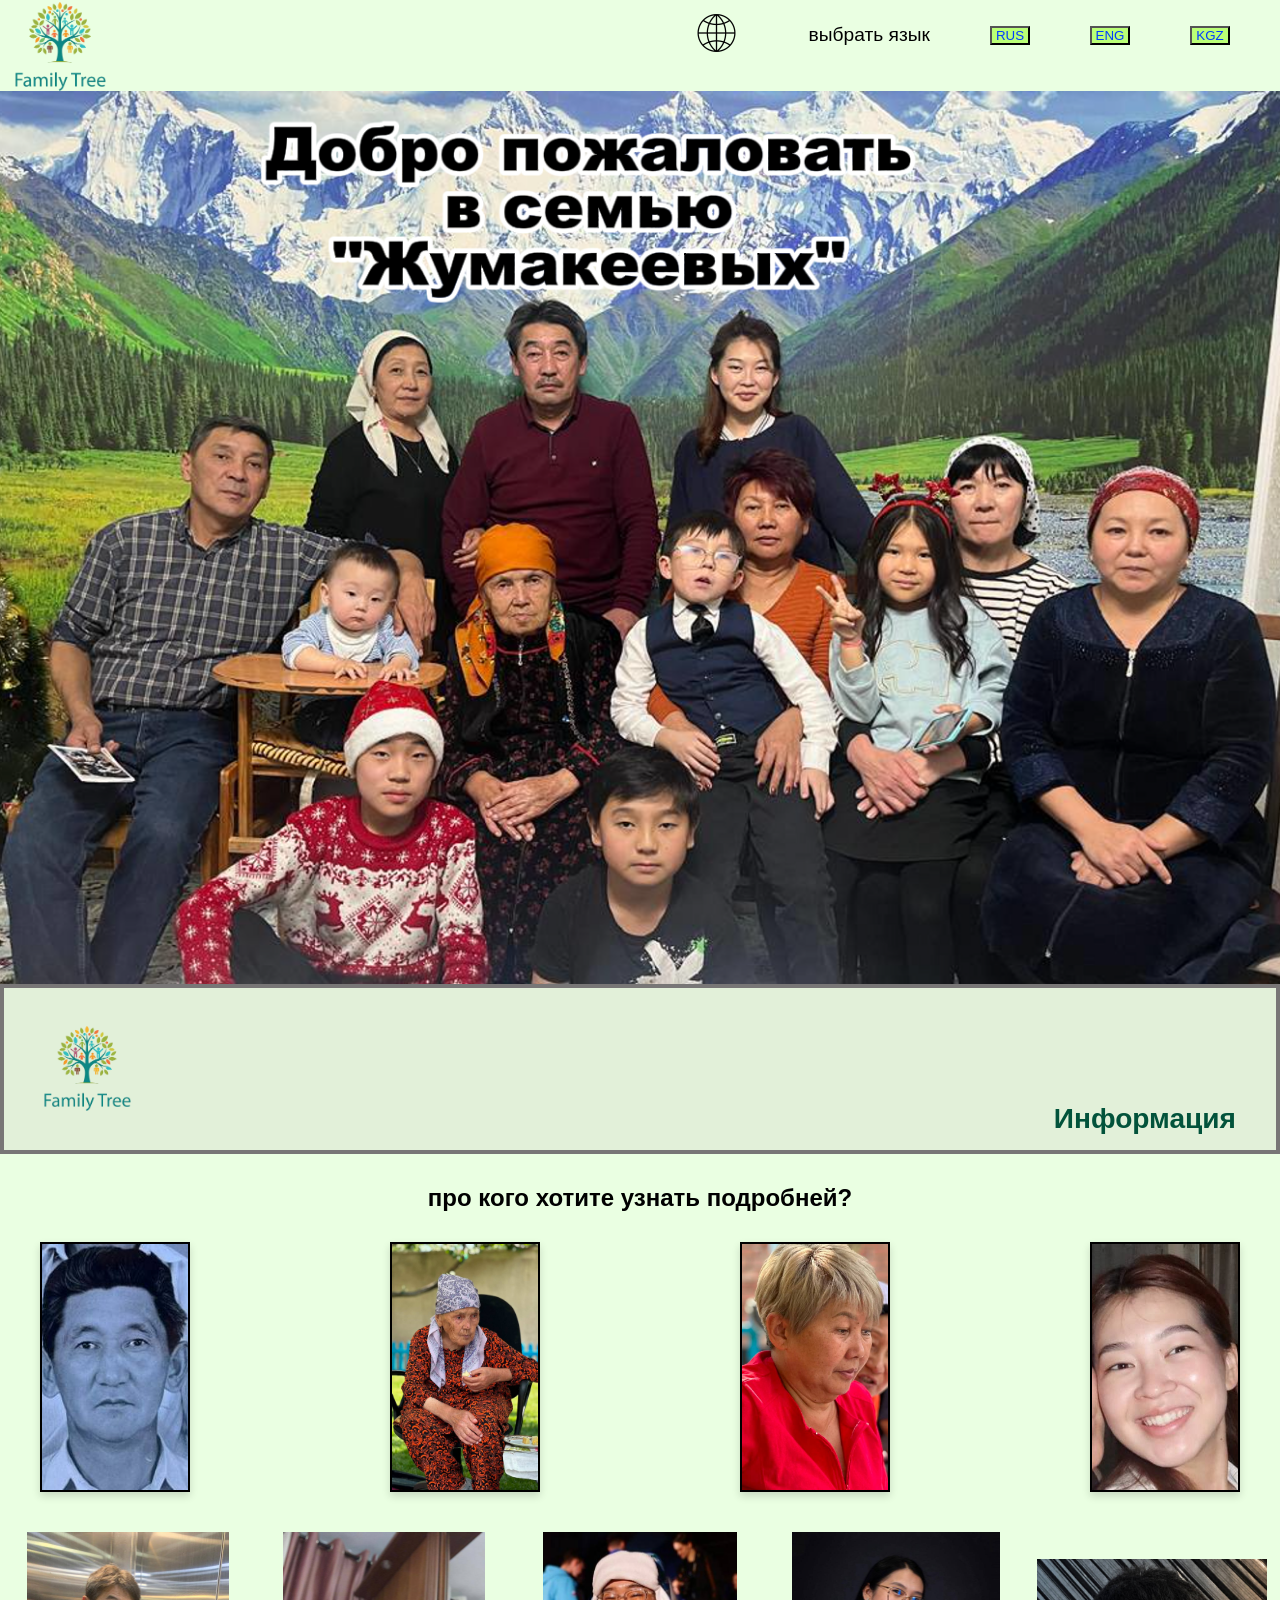
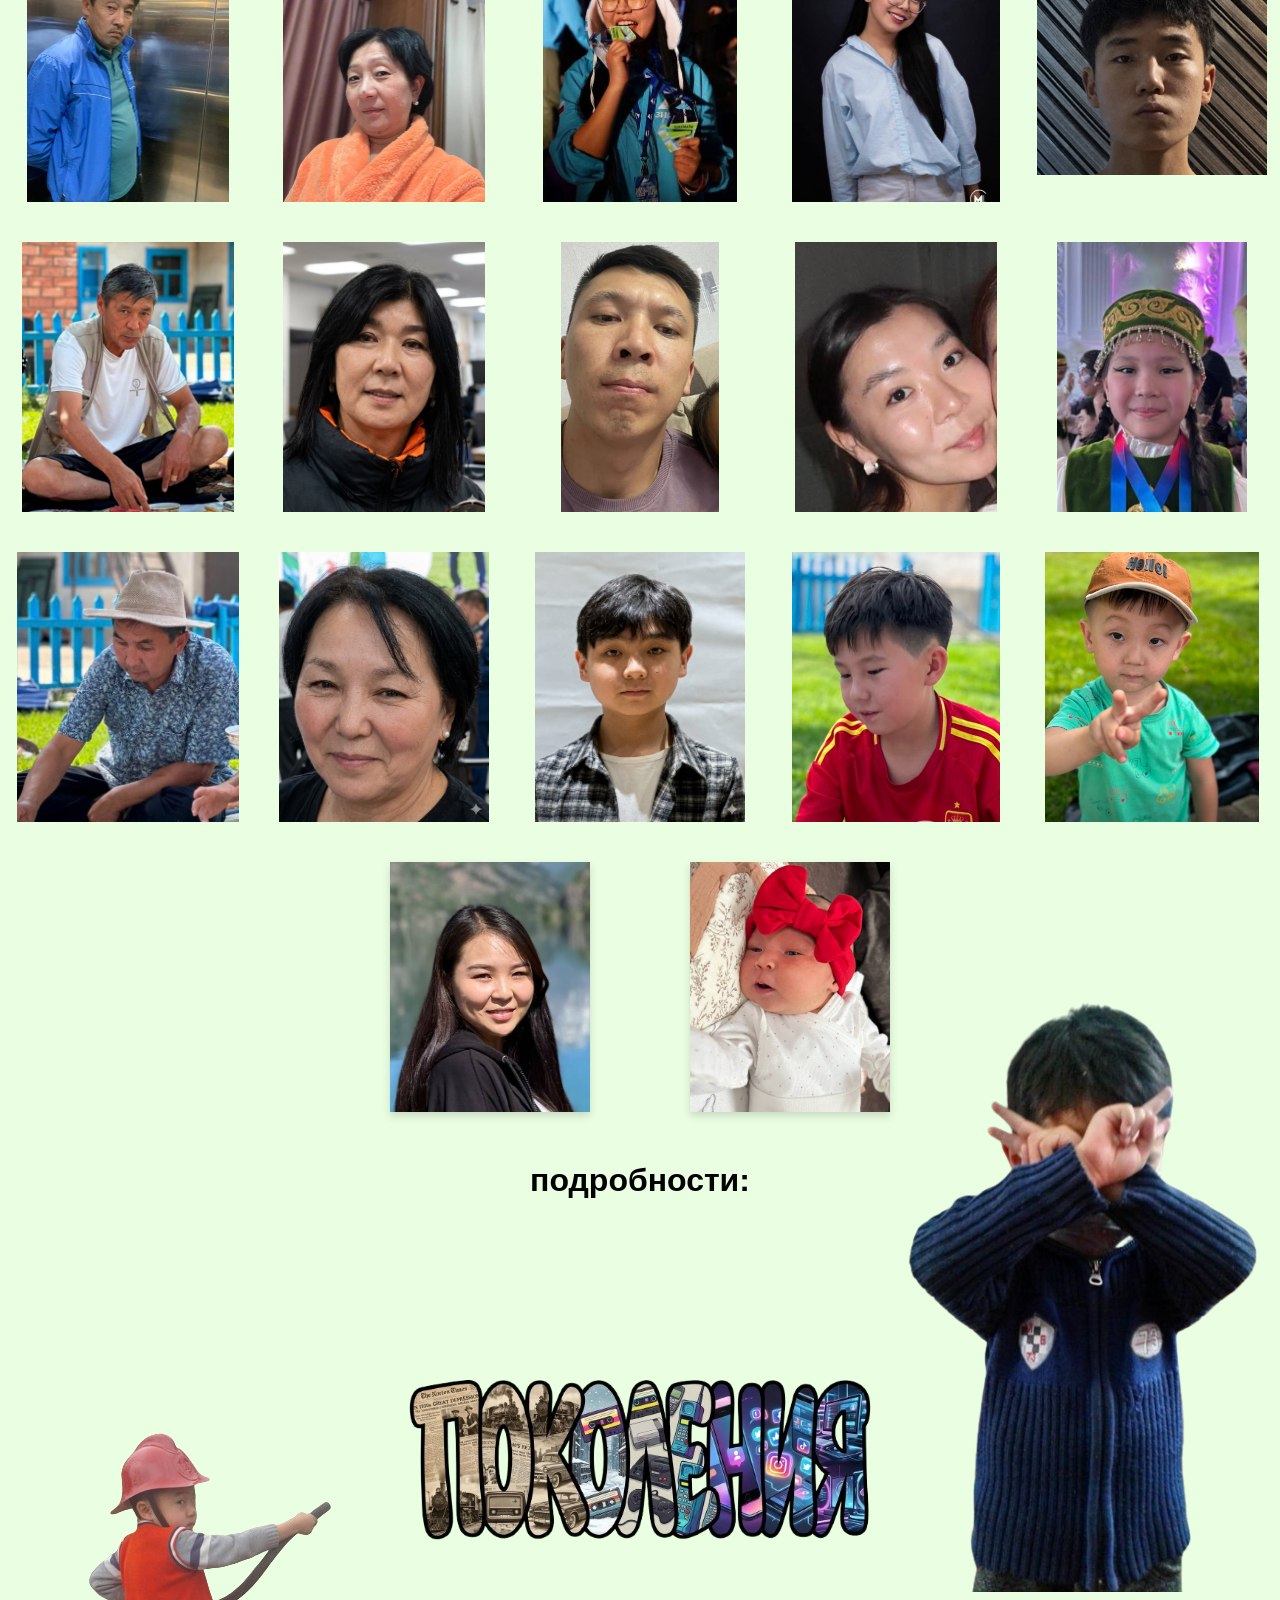
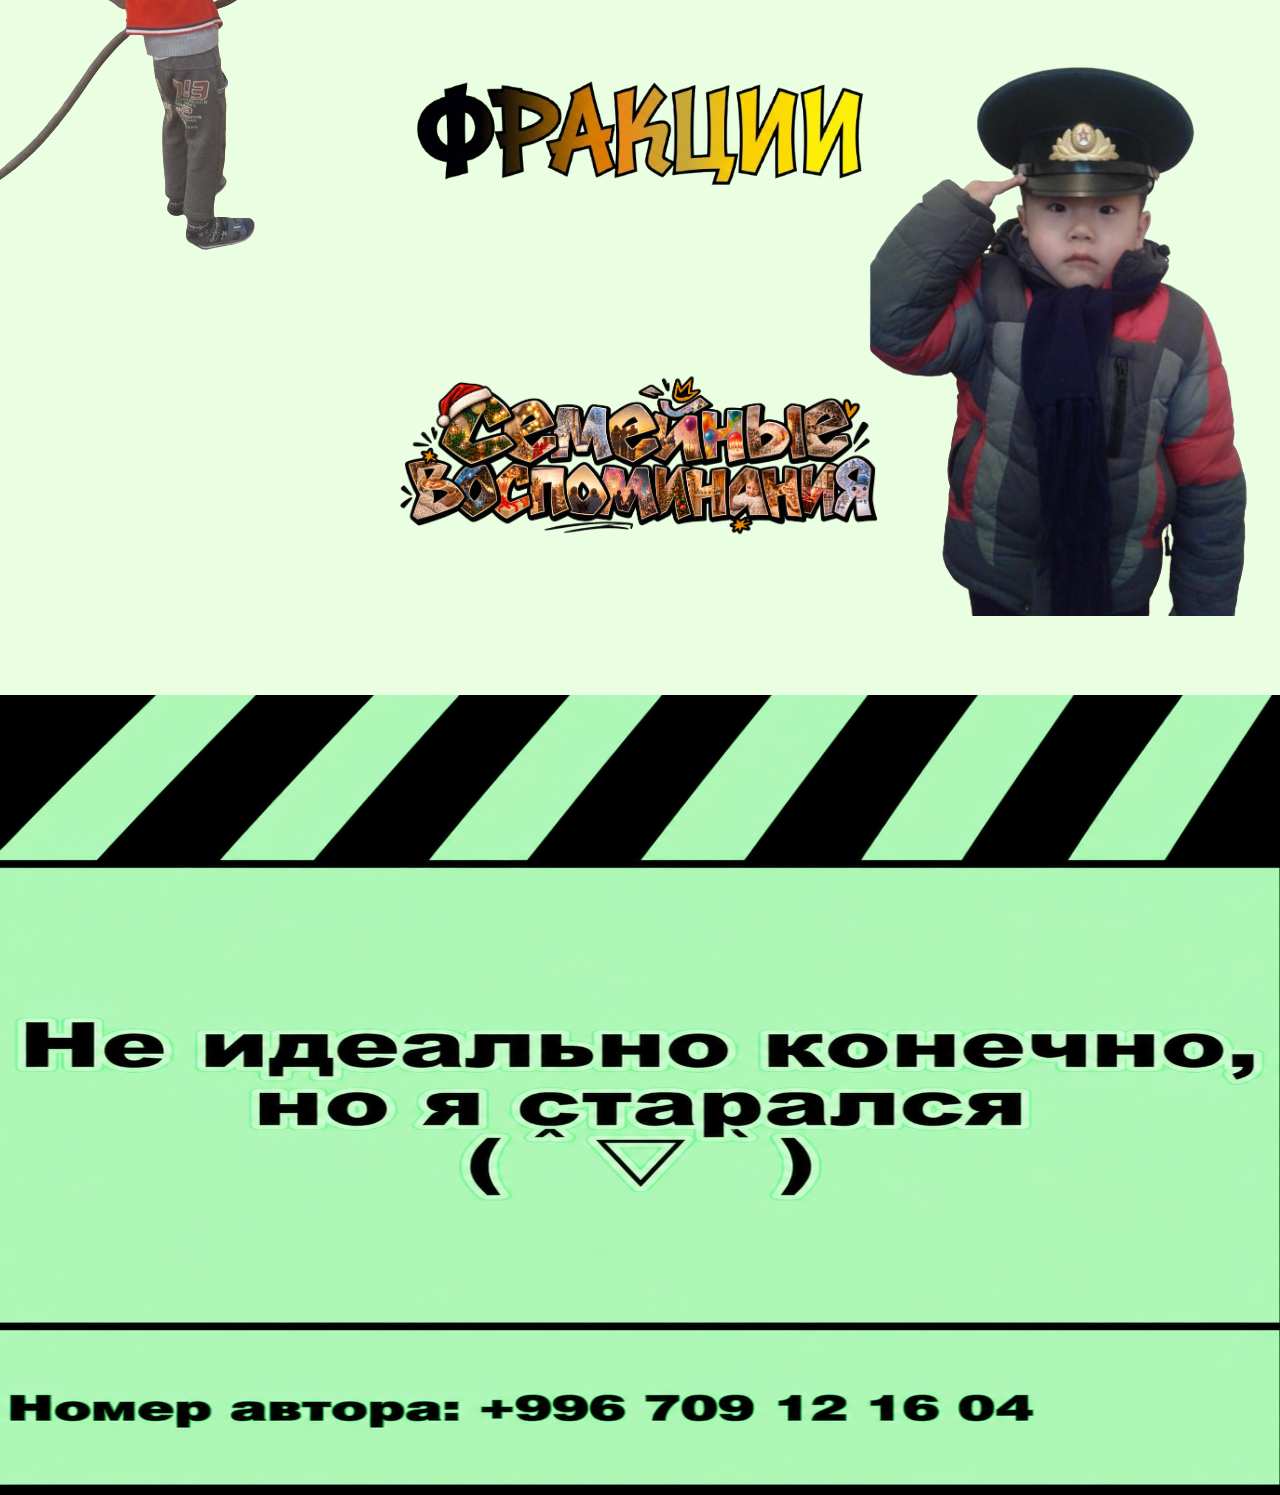
<file: index.html>
<!DOCTYPE html>
<html lang="en">
<head>
    <meta charset="UTF-8">
    <meta name="viewport" content="width=device-width, initial-scale=1.0">
    <link rel="stylesheet" href="style.css">
    <title>My family</title>
</head>
<body class="main-page">

    <main>
 <section class="sec1">
            <div class="head">
    <img class="tu" src="./img/globe-icon-vector-trendy-flat-260nw-743298043.png" alt="lang">
    <p class="t">выбрать язык</p>
    
    <!-- RUS -->
    <a href="./img/image_aaed2196.jpg" target="_blank" rel="noopener noreferrer">
        <button class="btn1">RUS</button>
    </a>
    
    <!-- ENG -->
    <a href="./img/image_aaed2196.jpg" target="_blank" rel="noopener noreferrer">
        <button class="btn2">ENG</button>
    </a>
    
    <!-- KGZ -->
    <a href="./img/image_aaed2196.jpg" target="_blank" rel="noopener noreferrer">
        <button class="btn3">KGZ</button>
    </a>
</div>

    </div>
        <div class="tc">
              <img class="tree" src="./img/family-tree-logo-here_1287994-2129-Photoroom (1).png" alt="tree">
        </div>
        <div class="fam">
            <img class="bm" src="./img/Снимок экрана 2026-07-14 155620.png" alt="family">
        </div>
        <div class="header">
                    <div class="tcr">
              <img class="tre" src="./img/family-tree-logo-here_1287994-2129-Photoroom (1).png" alt="tree">
        </div>
        <div class="ju">
          <a class="te" href="info.html"><h3>Информация</h1>
          </a>
        </div>
        </div>
    <section>
    <section>
        <div class="t1">
            <h2 class="tur">про кого хотите узнать подробней?</h2>
        </div>
        <div class="thecubes-top">
            <!-- Член семьи 1 -->
            <a class="top-member1" href="./gp.html" target="_blank" rel="noopener noreferrer">
                <img src="./img/photo_3_2026-11-01_19-02-14.jpg" alt="Член семьи 1">
            </a>
            
            <!-- Член семьи 2 -->
            <a class="top-member2" href="ba.html" target="_blank" rel="noopener noreferrer">
                <img src="./img/photo_1_2026-11-01_19-06-32.jpg" alt="Член семьи 2">
            </a>
            
            <!-- Член семьи 3 -->
            <a class="top-member3" href="./aunt.html" target="_blank" rel="noopener noreferrer">
                <img src="./img/photo_2_2026-11-01_19-06-32.jpg" alt="Член семьи 3">
            </a>
            
            <!-- Член семьи 4 -->
            <a class="top-member4" href="./sis1rowtop.html" target="_blank" rel="noopener noreferrer">
                <img src="./img/photo_3_2026-11-01_19-06-32.jpg" alt="Член семьи 4">
            </a>
        </div>
        
        <div class="thecubes">
    <!-- ПАПА -->
    <a class="papa" href="papa.html" target="_blank" rel="noopener noreferrer">
        <img src="./img/photo_5_2026-08-22_19-42-09.jpg" alt="Папа">
    </a>
    
    <!-- МАМА -->
    <a class="mama" href="mama.html" target="_blank" rel="noopener noreferrer">
        <img src="./img/photo_2_2026-08-22_19-42-09.jpg" alt="Мама">
    </a>
    
    <!-- СЕСТРА 1 -->
    <a class="sis1" href="sis1.html" target="_blank" rel="noopener noreferrer">
        <img src="./img/photo_4_2026-08-22_19-42-09.jpg" alt="Сестра 1">
    </a>
    
    <!-- СЕСТРА 2 -->
    <a class="sis2" href="sis2.html" target="_blank" rel="noopener noreferrer">
        <img src="./img/photo_3_2026-08-22_19-42-09.jpg" alt="Сестра 2">
    </a>
    
    <!-- СЫН -->
    <a class="son" href="son.html" target="_blank" rel="noopener noreferrer">
        <img src="./img/photo_1_2026-08-22_19-42-09.jpg" alt="Сын">
    </a>
</div>
    </section>


    <section>
        <!-- ВТОРАЯ СТРОКА СЕМЬИ -->
<div class="thecubes-2">
    <!-- ПАПА 2 -->
    <a class="papa2" href="papa2.html" target="_blank" rel="noopener noreferrer">
        <img src="./img/Без названия (1).jpe" alt="Папа">
    </a>
    
    <!-- МАМА 2 -->
    <a class="mama2" href="mama2.html" target="_blank" rel="noopener noreferrer">
        <img src="./img/Без названия.jpe" alt="Мама">
    </a>
    
    <!-- СЕСТРА 1 (Строка 2) -->
    <a class="sis1-2" href="sis1_row2.html" target="_blank" rel="noopener noreferrer">
        <img src="./img/photo_3_2026-10-04_23-49-22.jpg" alt="Сестра 1">
    </a>
    
    <!-- СЕСТРА 2 (Строка 2) -->
    <a class="sis2-2" href="sis2_row2.html" target="_blank" rel="noopener noreferrer">
        <img src="./img/photo_4_2026-10-04_23-49-22.jpg" alt="Сестра 2">
    </a>
    
    <!-- СЫН 2 -->
    <a class="son2" href="son2.html" target="_blank" rel="noopener noreferrer">
        <img src="./img/photo_2_2026-10-04_23-49-22.jpg" alt="Сын">
    </a>
</div>

    </section>
<div class="thecubes-3">
    <!-- ПАПА 2 -->
    <a class="papa3" href="papa3.html" target="_blank" rel="noopener noreferrer">
        <img src="./img/photo_1_2026-10-05_23-00-05.jpg" alt="Папа">
    </a>
    
    <!-- МАМА 2 -->
    <a class="mama3" href="mama3.html" target="_blank" rel="noopener noreferrer">
        <img src="./img/image_6c6f2c00.jpg" alt="Мама">
    </a>
    
    <!-- СЕСТРА 1 (Строка 2) -->
    <a class="sis1-3" href="sis1_row3.html" target="_blank" rel="noopener noreferrer">
        <img src="./img/image_e0615e5f.jpg" alt="Сестра 1">
    </a>
    
    <!-- СЕСТРА 2 (Строка 2) -->
    <a class="sis2-3" href="sis2_row3.html" target="_blank" rel="noopener noreferrer">
        <img src="./img/photo_4_2026-10-06_00-01-09.jpg" alt="Сестра 2">
    </a>
    
    <!-- СЫН 2 -->
    <a class="son3" href="son3.html" target="_blank" rel="noopener noreferrer">
        <img src="./img/photo_1_2026-10-06_00-12-45.jpg" alt="Сын">
    </a>
</div>

    <section>
       <!-- НОВАЯ СТРОКА СЕМЬИ (ИЗ 2 ЧЕЛОВЕК) -->
<div class="thecubes-two-members">
    <!-- Член семьи 1 -->
    <a class="row4-member1" href="./kyndyz.html" target="_blank" rel="noopener noreferrer">
        <img src="./img/photo_1_2026-11-01_21-39-15.jpg" alt="Член семьи 1">
    </a>
    
    <!-- Член семьи 2 -->
    <a class="row4-member2" href="./aray.html" target="_blank" rel="noopener noreferrer">
        <img src="./img/photo_2_2026-11-01_21-39-15.jpg" alt="Член семьи 2">
    </a>
</div>

    </section>
    </main>
<footer>
    <div class="huu">
        <h1>подробности:</h1>
    </div>

    <div class="gen">
        <!-- 1. ПОКОЛЕНИЯ -->
        <a href="generations.html" target="_blank" rel="noopener noreferrer">
            <img class="uop" src="./img/поколения-removebg-preview.png" alt="Поколения">
        </a>
        <div class="oog">
            <img src="./img/оог.png" alt="">
        </div>
    </div>
        <div class="team">
        <!-- 1. ПОКОЛЕНИЯф -->
        <a href="teams.html" target="_blank" rel="noopener noreferrer">
            <img class="yep" src="./img/фракции-removebg-preview.png" alt="Поколения">
        </a>
        
     <div class="oog2">
<img src="./img/оог2.png" alt="">
     </div>
     </div>
        <div class="Memoryess">
        <!-- 1. ПОКОЛЕНИЯп -->
        <a href="mm.html" target="_blank" rel="noopener noreferrer">
            <img class="yepo" src="./img/Семейные воспоминания_ праздничный коллаж.png" alt="Поколения">
        </a>
        <div class="oog3">
            <img src="./img/оог3.png" alt="">
        </div>
     
    </div>
</footer>
<footer>
    <div class="final">
        <img class="finallast" src="./img/финал.png" alt="">
    </div>
</footer>
</body>
</html>
</file>
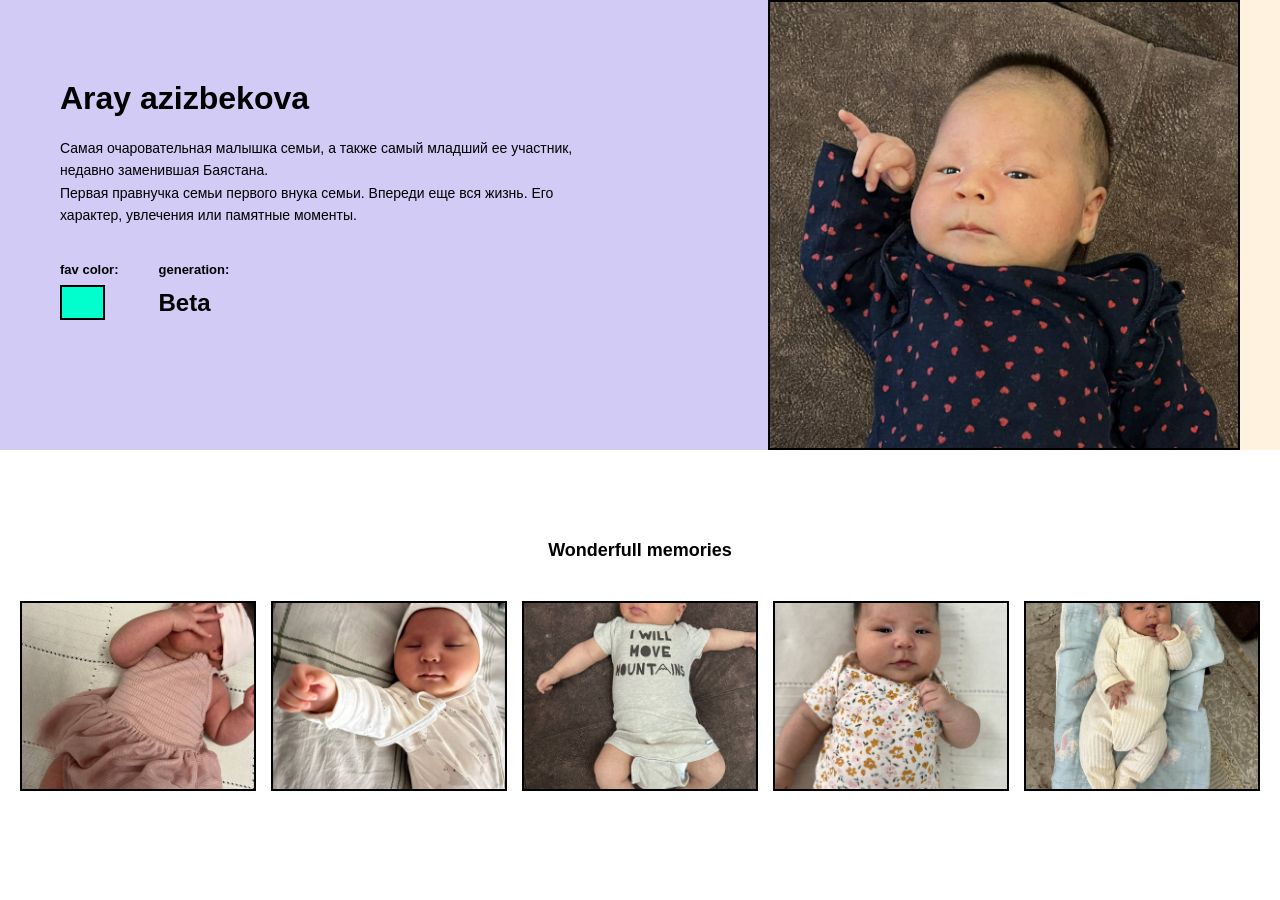
<file: aray.html>
<!DOCTYPE html>
<html lang="ru">
<head>
    
    <meta charset="UTF-8">
    <meta name="viewport" content="width=device-width, initial-scale=1.0">
    <title>Aray</title>
    <link rel="stylesheet" href="./style.css">
</head>
<body>

    <!-- ВЕРХНЯЯ ГЛАВНАЯ КАРТОЧКА -->
    <div class="s2r3-main-card r4-bg">
        
        <!-- Левая сторона с текстом (60% ширины) -->
        <div class="s2r3-text-section">
            <!-- ИМЯ -->
            <div class="s2r3-person-name">Aray azizbekova</div>
            
            <!-- ОПИСАНИЕ ИЛИ КРАТКАЯ БИОГРАФИЯ -->
            <div class="s2r3-person-bio">
               Самая очаровательная малышка семьи, а также самый младший ее участник, недавно заменившая Баястана.<br>Первая правнучка семьи первого внука семьи. Впереди еще вся жизнь.
                Его характер, увлечения или памятные моменты.
            </div>
            
            <!-- Детали профиля -->
            <div class="profile-details">
                <!-- Любимый цвет -->
                <div>
                    <div class="detail-item">fav color:</div>
                    <!-- Меняйте код цвета прямо в background-color ниже -->
                    <div class="color-box" style="background-color: #00ffcc;"></div>
                </div>
                
                <!-- Поколение -->
                <div>
                    <div class="s2r3-info-label">generation:</div>
                    <div class="s2r3-gen-text">Beta</div>
                </div>
            </div>

        </div>

        <!-- Правая сторона для фото (40% ширины) -->
        <div class="s2r3-photo-section">
            <!-- ГЛАВНОЕ ФОТО (КОНТУР В КОНТУР) -->
            <img src="./img/photo_2_2026-11-01_21-56-26.jpg" alt="Главное фото" class="s2r3-main-avatar">
        </div>

    </div>

    <!-- НИЖНЯЯ ГАЛЕРЕЯ ВОСПОМИНАНИЙ -->
    <section class="s2r3-gallery-wrapper">
        <div class="s2r3-gallery-title">Wonderfull memories</div>
        
        <div class="s2r3-gallery-row">
            <img src="./img/photo_1_2026-11-01_22-13-32.jpg" alt="Фото из прошлого 1" class="s2r3-gallery-item">
            <img src="./img/photo_2_2026-11-01_22-13-32.jpg" alt="Фото из прошлого 2" class="s2r3-gallery-item">
            <img src="./img/photo_3_2026-11-01_22-13-32.jpg" alt="Фото из прошлого 3" class="s2r3-gallery-item">
            <img src="./img/photo_4_2026-11-01_22-13-32.jpg" alt="Фото из прошлого 4" class="s2r3-gallery-item">
            <img src="./img/photo_5_2026-11-01_22-13-32.jpg" alt="Фото из прошлого 5" class="s2r3-gallery-item">
        </div>
    </section>

</body>
</html>
</file>
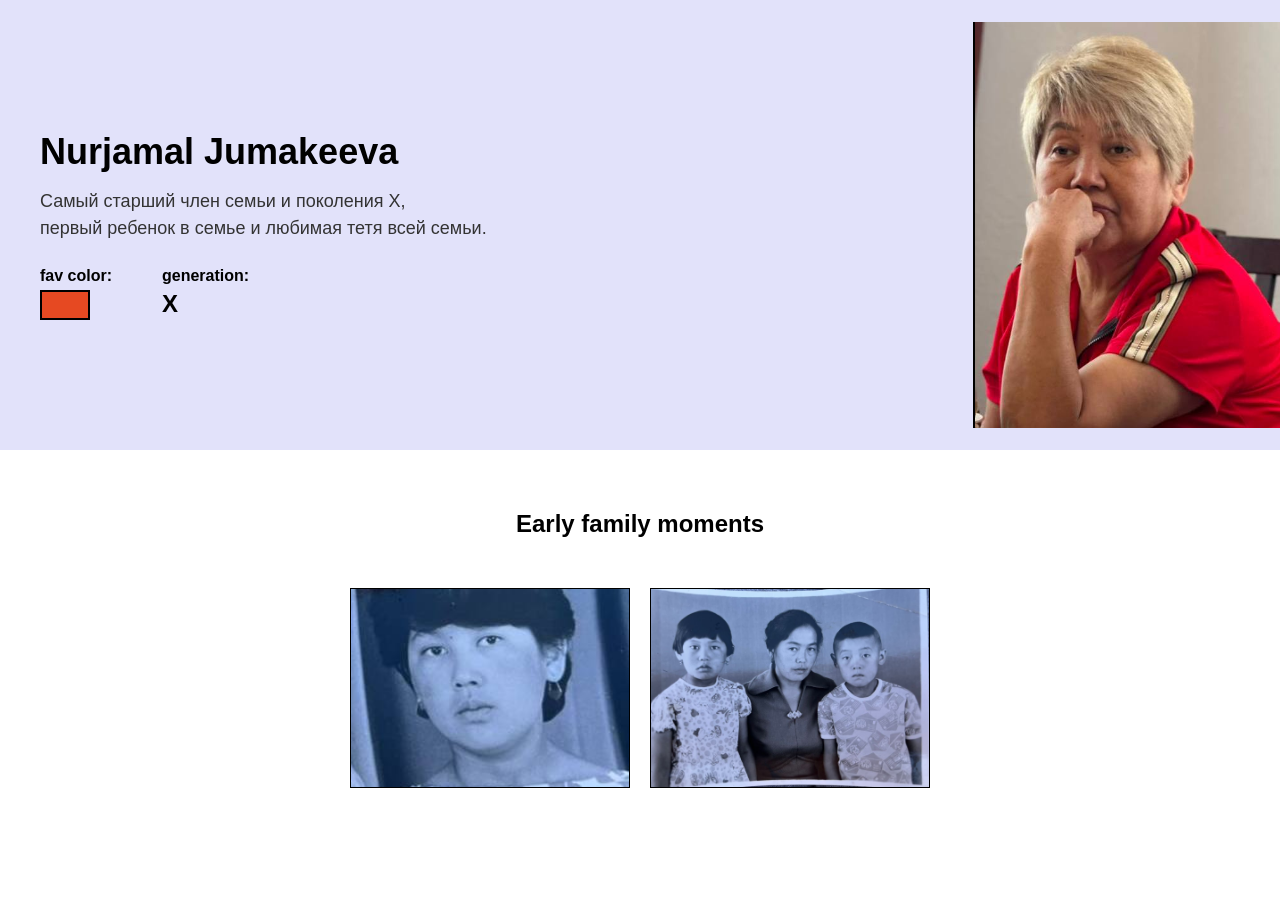
<file: aunt.html>
<!DOCTYPE html>
<html lang="ru">
<head>
    
    <meta charset="UTF-8">
    <meta name="viewport" content="width=device-width, initial-scale=1.0">
    <title>Nurjamal</title>
    <!-- Я ПОДКЛЮЧИЛ ТУТ СТИЛИ, ВСЁ БУДЕТ РАБОТАТЬ! -->
    <link rel="stylesheet" href="style.css">
</head>
<body>

    <!-- ГЛАВНЫЙ БЛОК ПРОФИЛЯ ТЁТИ -->
    <div class="fam-member3-container">
        
        <!-- Левая текстовая сторона (60% ширины) -->
        <div class="fam-member3-text-zone">
            
            <!-- Имя -->
            <div class="fam-member3-name">Nurjamal Jumakeeva</div>
            
            <!-- Описание / Биография -->
            <div class="fam-member3-bio">
               Самый старший член семьи и поколения X, <br>первый ребенок в семье и любимая тетя всей семьи.
            </div>
            
            <!-- Блок характеристик -->
            <div class="fam-member3-stats-row">
                <!-- Любимый цвет -->
                <div>
                    <div class="fam-member3-label">fav color:</div>
                    <!-- Меняй код цвета в background-color ниже -->
                    <div class="fam-member3-color-box" style="background-color: #e64922;"></div>
                </div>
                
                <!-- Поколение -->
                <div>
                    <div class="fam-member3-label">generation:</div>
                    <div class="fam-member3-gen-text">X</div>
                </div>
            </div>

        </div>

        <!-- Правая сторона для фото (40% ширины) -->
        <div class="fam-member3-photo-zone">
            <!-- Твоё главное фото кубика №3 из папки img -->
            <img src="./img/photo_2026-11-01_21-05-17.jpg" alt="Главное фото Тёти" class="fam-member3-main-img">
        </div>

    </div>

    <!-- СЕКЦИЯ С АРХИВНЫМИ ФОТОГРАФИЯМИ СТРОГО В ОДИН РЯД -->
    <section class="fam-member3-gallery-section">
        
        <!-- Заголовок галереи -->
        <div class="fam-member3-gallery-title">Early family moments</div>
        
        <div class="fam-member3-gallery-grid">
            <!-- Вставь сюда пути к архивным фотографиям тёти -->
            <img src="./img/photo_1_2026-11-01_21-07-44.jpg" alt="Архив 1" class="fam-member3-gallery-item">
            <img src="./img/photo_1_2026-11-01_20-41-52.jpg" alt="Архив 2" class="fam-member3-gallery-item">
        </div>

    </section>

</body>
</html>
</file>
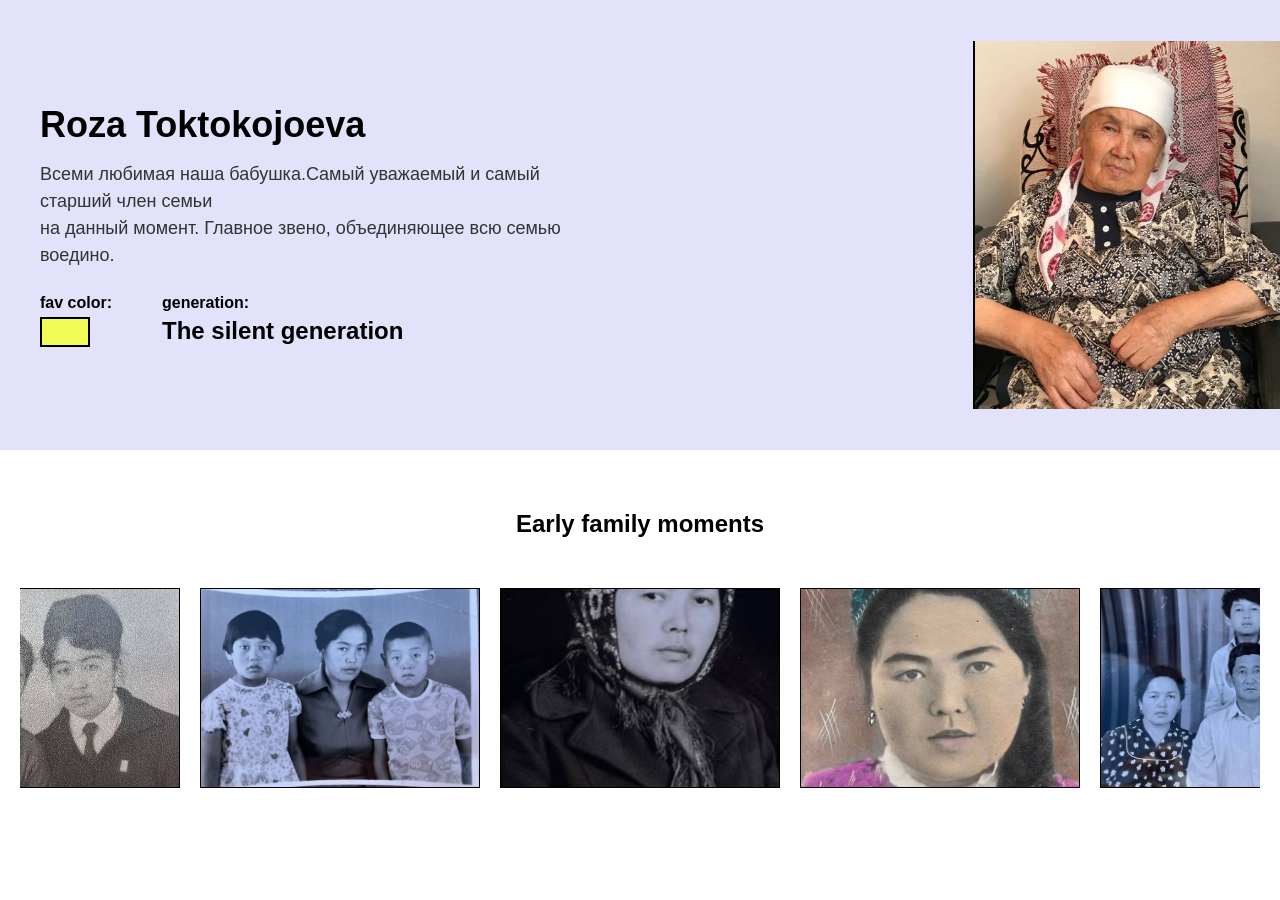
<file: ba.html>
<!DOCTYPE html>
<html lang="ru">
<head>
    
    <meta charset="UTF-8">
    <meta name="viewport" content="width=device-width, initial-scale=1.0">
    <title>Roza</title>
    <!-- ЭТА СТРОКА СВЯЗЫВАЕТ HTML С CSS -->
    <link rel="stylesheet" href="style.css">
</head>
<body>

    <!-- ГЛАВНЫЙ БЛОК ПРОФИЛЯ БАБУШКИ -->
    <div class="fam-member2-container">
        
        <!-- Левая текстовая сторона (60% ширины) -->
        <div class="fam-member2-text-zone">
            
            <!-- Имя -->
            <div class="fam-member2-name">Roza Toktokojoeva</div>
            
            <!-- Описание / Биография -->
            <div class="fam-member2-bio">
                Всеми любимая наша бабушка.Самый уважаемый и самый старший член семьи<br>на данный момент. Главное звено, объединяющее всю семью воедино.
            </div>
            
            <!-- Блок характеристик -->
            <div class="fam-member2-stats-row">
                <!-- Любимый цвет -->
                <div>
                    <div class="fam-member2-label">fav color:</div>
                    <!-- Меняй код цвета в background-color ниже -->
                    <div class="fam-member2-color-box" style="background-color: #f1fc59;"></div>
                </div>
                
                <!-- Поколение -->
                <div>
                    <div class="fam-member2-label">generation:</div>
                    <div class="fam-member2-gen-text">The silent generation</div>
                </div>
            </div>

        </div>

        <!-- Правая сторона для фото (40% ширины) -->
        <div class="fam-member2-photo-zone">
            <!-- Твоё главное фото кубика №2 из папки img -->
            <img src="./photo 1_2026-11-01_22-17-48.jpg" alt="Главное фото Бабушки" class="fam-member2-main-img">
        </div>

    </div>

    <!-- СЕКЦИЯ С ДЕТСКИМИ ФОТОГРАФИЯМИ -->
    <section class="fam-member2-gallery-section">
        
        <!-- Заголовок галереи -->
        <div class="fam-member2-gallery-title">Early family moments</div>
        
        <div class="fam-member2-gallery-grid">
            <!-- Вставь сюда пути к двум архивным фотографиям бабушки -->
            <img src="./img/photo_4_2026-11-01_20-41-52.jpg" alt="Архив 1" class="fam-member2-gallery-item">
            <img src="./img/photo_1_2026-11-01_20-41-52.jpg" alt="Архив 2" class="fam-member2-gallery-item">
            <img src="./img/photo_1 2026-11-01_20-52-07.jpg" alt="Архив 2" class="fam-member2-gallery-item">
             <img src="./img/photo_5_2026-11-01_20-41-52.jpg" alt="Архив 2" class="fam-member2-gallery-item">
            <img src="./img/photo_3_2026-11-01_20-41-52.jpg" alt="Архив 2" class="fam-member2-gallery-item">

    </section>

</body>
</html>
</file>
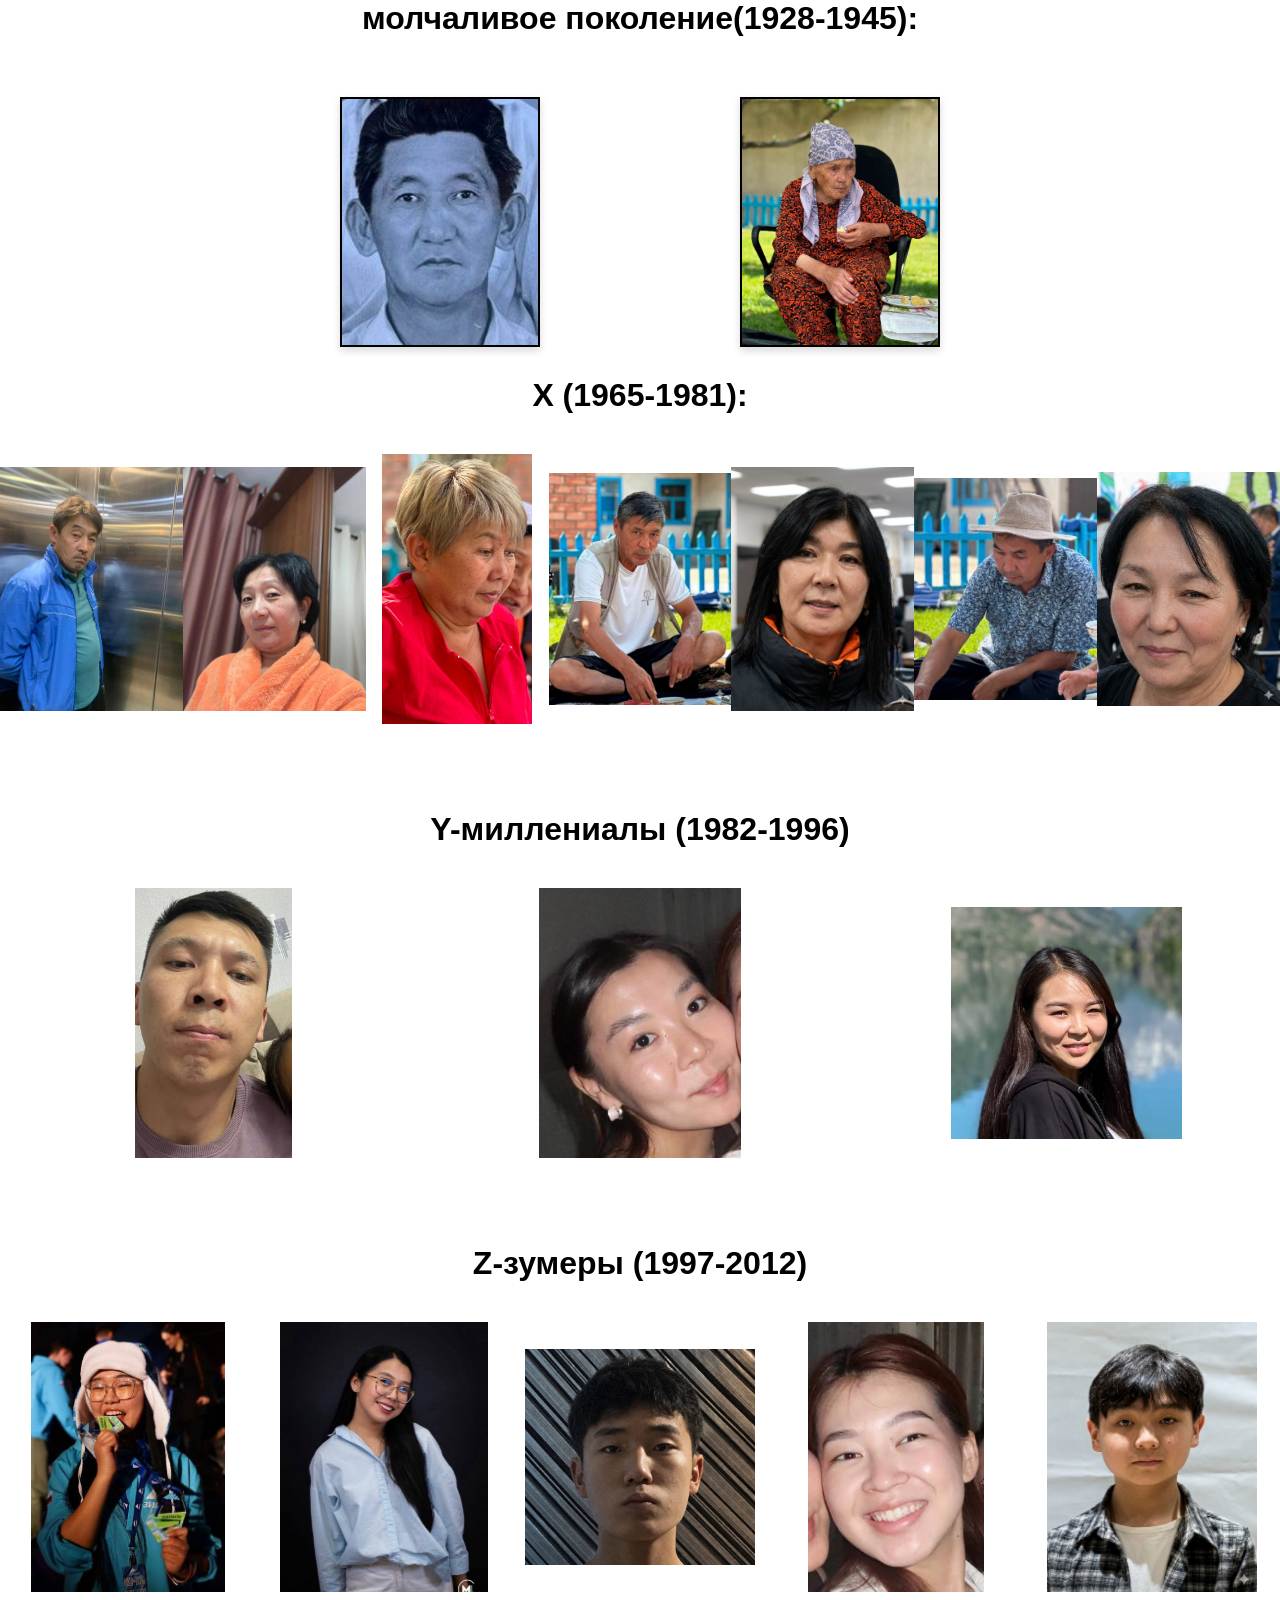
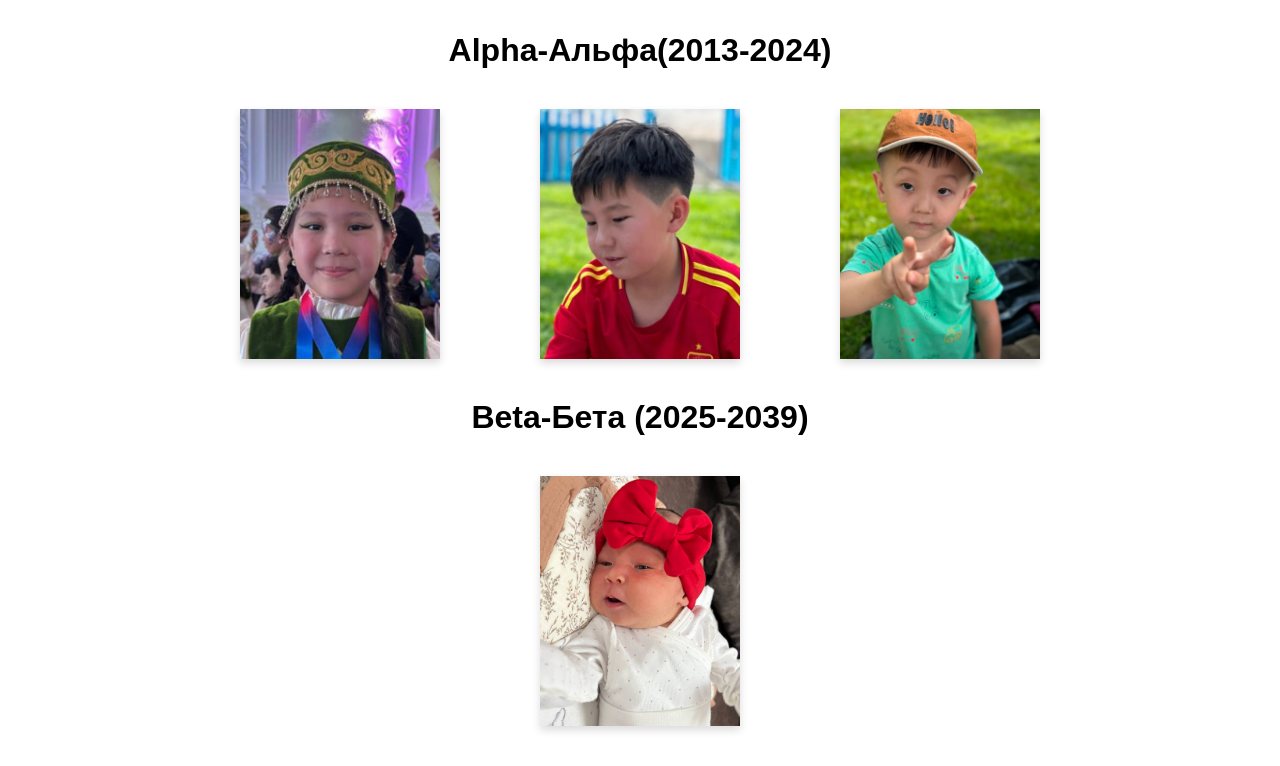
<file: generations.html>
<!DOCTYPE html>
<html lang="en">
<head>
    
    <meta charset="UTF-8">
    <meta name="viewport" content="width=device-width, initial-scale=1.0">
     <link rel="stylesheet" href="style.css">
    <title>generations</title>
</head>
<body>
    <div class="ggg"><h1>молчаливое поколение(1928-1945):
    </h1></div>
  <div class="t1">
        </div>
        <div class="thecubes-top">
            <!-- Член семьи 1 -->
            <a class="top-member1" href="./gp.html" target="_blank" rel="noopener noreferrer">
                <img src="./img/photo_3_2026-11-01_19-02-14.jpg" alt="Член семьи 1">
            </a>
            
            <!-- Член семьи 2 -->
            <a class="top-member2" href="ba.html" target="_blank" rel="noopener noreferrer">
                <img src="./img/photo_1_2026-11-01_19-06-32.jpg" alt="Член семьи 2">
            </a></div>
            <div class="ggg2">
                <h1>X (1965-1981):</h1>
            </div>
            
<div class="thecubes">
    <!-- ПАПА -->
    <a class="papa" href="papa.html" target="_blank" rel="noopener noreferrer">
        <img src="./img/photo_5_2026-08-22_19-42-09.jpg" alt="Папа">
    </a>
    
    <!-- МАМА -->
    <a class="mama" href="mama.html" target="_blank" rel="noopener noreferrer">
        <img src="./img/photo_2_2026-08-22_19-42-09.jpg" alt="Мама">
    </a>
    <a class="top-member3" href="./aunt.html" target="_blank" rel="noopener noreferrer">
                <img src="./img/photo_2_2026-11-01_19-06-32.jpg" alt="Член семьи 3">
            </a>
          
    <!-- ПАПА 2 -->
    <a class="papa2" href="papa2.html" target="_blank" rel="noopener noreferrer">
        <img src="./img/Без названия (1).jpe" alt="Папа">
    </a>
    
    <!-- МАМА 2 -->
    <a class="mama2" href="mama2.html" target="_blank" rel="noopener noreferrer">
        <img src="./img/Без названия.jpe" alt="Мама">
    </a>
     <a class="papa3" href="papa3.html" target="_blank" rel="noopener noreferrer">
        <img src="./img/photo_1_2026-10-05_23-00-05.jpg" alt="Папа">
    </a>
    <!-- МАМА 2 -->
    <a class="mama3" href="mama3.html" target="_blank" rel="noopener noreferrer">
        <img src="./img/image_6c6f2c00.jpg" alt="Мама">
    </a>
    
    </div>
    <div class="ggg3"><h1>Y-миллениалы (1982-1996)</h1></div>

    <div class="thecubes-2">
         <a class="sis1-2" href="sis1_row2.html" target="_blank" rel="noopener noreferrer">
        <img src="./img/photo_3_2026-10-04_23-49-22.jpg" alt="Сестра 1">
    </a>
    <!-- СЕСТРА 2 (Строка 2) -->
    <a class="sis2-2" href="sis2_row2.html" target="_blank" rel="noopener noreferrer">
        <img src="./img/photo_4_2026-10-04_23-49-22.jpg" alt="Сестра 2">
    </a>
    <a class="row4-member1" href="./kyndyz.html" target="_blank" rel="noopener noreferrer">
        <img src="./img/photo_1_2026-11-01_21-39-15.jpg" alt="Член семьи 1">
    </a>
    </div>
    <div class="ggg4"><h1>Z-зумеры (1997-2012)</h1> </div>
    <div class="thecubes-3">
        <a class="sis1" href="sis1.html" target="_blank" rel="noopener noreferrer">
        <img src="./img/photo_4_2026-08-22_19-42-09.jpg" alt="Сестра 1">
    </a>
      <!-- СЕСТРА 2 -->
    <a class="sis2" href="sis2.html" target="_blank" rel="noopener noreferrer">
        <img src="./img/photo_3_2026-08-22_19-42-09.jpg" alt="Сестра 2">
    </a>
     <a class="son" href="son.html" target="_blank" rel="noopener noreferrer">
        <img src="./img/photo_1_2026-08-22_19-42-09.jpg" alt="Сын">
    </a>
    <a class="top-member4" href="./sis1rowtop.html" target="_blank" rel="noopener noreferrer">
                <img src="./img/photo_3_2026-11-01_19-06-32.jpg" alt="Член семьи 4">
            </a>
             <!-- СЕСТРА 1 (Строка 2) -->
    <a class="sis1-3" href="sis1_row3.html" target="_blank" rel="noopener noreferrer">
        <img src="./img/image_e0615e5f.jpg" alt="Сестра 1">
    </a>
    </div>
     <div class="ggg5"><h1>Alpha-Альфа(2013-2024)</h1></div>
     <div class="thecubes-two-members">
         <a class="son2" href="son2.html" target="_blank" rel="noopener noreferrer">
        <img src="./img/photo_2_2026-10-04_23-49-22.jpg" alt="Сын">
    </a>
    <!-- СЕСТРА 2 (Строка 2) -->
    <a class="sis2-3" href="sis2_row3.html" target="_blank" rel="noopener noreferrer">
        <img src="./img/photo_4_2026-10-06_00-01-09.jpg" alt="Сестра 2">
    </a>
    <!-- СЫН 2 -->
    <a class="son3" href="son3.html" target="_blank" rel="noopener noreferrer">
        <img src="./img/photo_1_2026-10-06_00-12-45.jpg" alt="Сын">
    </a>
</div>
<div class="ggg6"><h1>Beta-Бета (2025-2039)</h1></div>
<div class="thecubes-two-members">
    <a class="row4-member2" href="./aray.html" target="_blank" rel="noopener noreferrer">
        <img src="./img/photo_2_2026-11-01_21-39-15.jpg" alt="Член семьи 2">
    </a>
</div>
     </div>
</body>
</html>
</file>
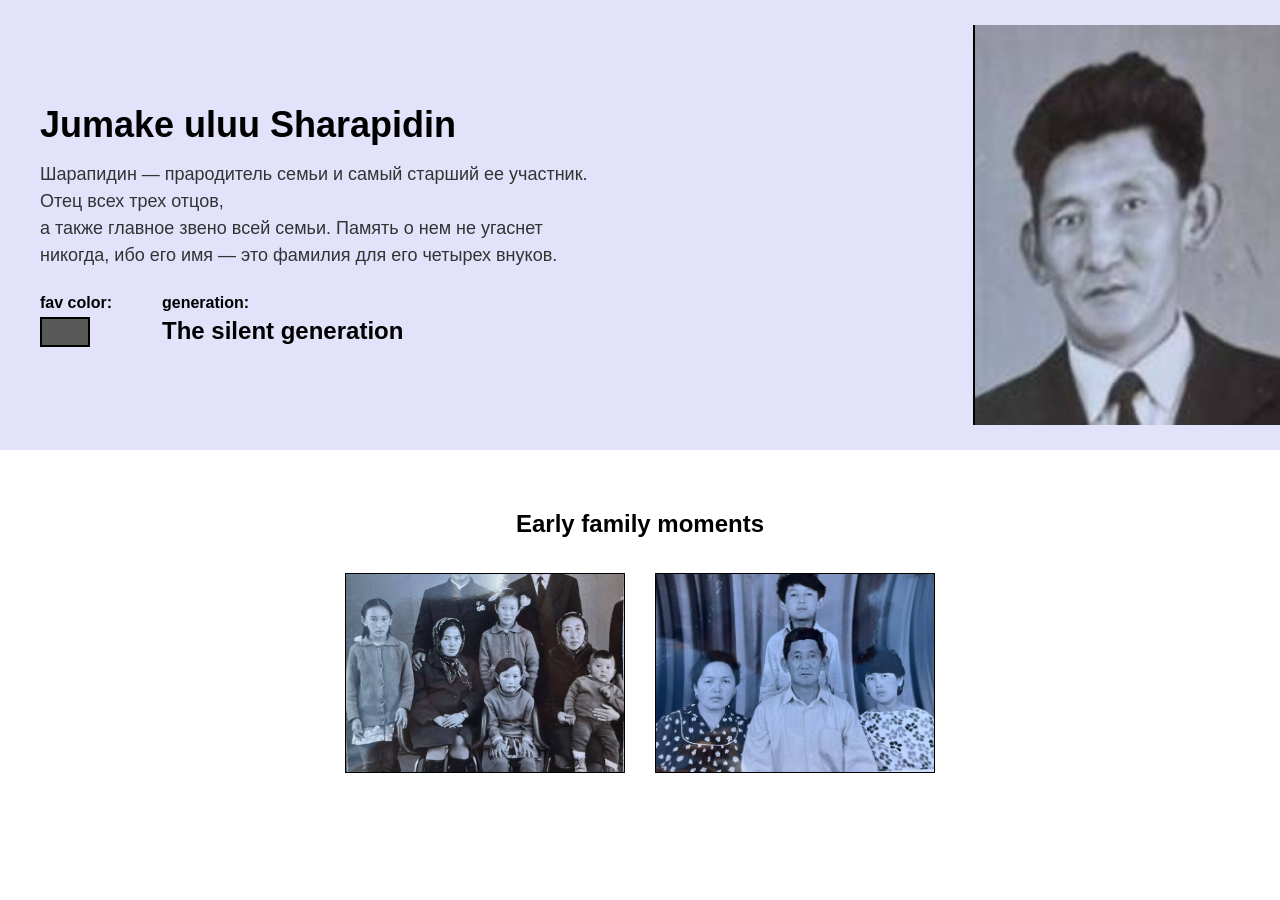
<file: gp.html>
<!DOCTYPE html>
<html lang="ru">
<head>
    
    <meta charset="UTF-8">
    <meta name="viewport" content="width=device-width, initial-scale=1.0">
    <title>Sharapidin</title>
    <!-- Подключаем его собственный CSS файл -->
    <link rel="stylesheet" href="style.css">
</head>
<body>

    <!-- ГЛАВНЫЙ БЛОК ПРОФИЛЯ -->
    <div class="fam-member1-container">
        
        <!-- Левая текстовая сторона (60% ширины) -->
        <div class="fam-member1-text-zone">
            
            <!-- 1. ИМЯ ПЕРВОГО ЧЛЕНА СЕМЬИ -->
            <div class="fam-member1-name">Jumake uluu Sharapidin</div>
            
            <!-- 2. ОПИСАНИЕ / БИОГРАФИЯ -->
            <div class="fam-member1-bio">
               Шарапидин — прародитель семьи и самый старший ее участник. Отец всех трех отцов,<br>а также главное звено всей семьи. Память о нем не угаснет никогда, ибо его имя — это фамилия для его четырех внуков.
            </div>
            
            <!-- Блок характеристик -->
            <div class="fam-member1-stats-row">
                <!-- Любимый цвет -->
                <div>
                    <div class="fam-member1-label">fav color:</div>
                    <!-- 3. СЮДА ВПИСАТЬ КОД ЛЮБИМОГО ЦВЕТА (в background-color) -->
                    <div class="fam-member1-color-box" style="background-color: #585858;"></div>
                </div>
                
                <!-- Поколение -->
                <div>
                    <div class="fam-member1-label">generation:</div>
                    <!-- 4. СЮДА ПИСАТЬ БУКВУ ПОКОЛЕНИЯ -->
                    <div class="fam-member1-gen-text">The silent generation</div>
                </div>
            </div>

        </div>

        <!-- Правая сторона для фото (40% ширины) -->
        <div class="fam-member1-photo-zone">
            <!-- 5. СЮДА ВСТАВИТЬ НАЗВАНИЕ ГЛАВНОГО ФОТО (вместо member1-main.jpg) -->
            <!-- Фото занимает 60% своей области, линия прижата к нему слева -->
            <img src="./img/photo_4_2026-11-01_19-02-14.jpg" alt="Главное фото" class="fam-member1-main-img">
        </div>

    </div>

    <!-- СЕКЦИЯ С ДЕТСКИМИ ФОТОГРАФИЯМИ -->
    <section class="fam-member1-gallery-section">
        
        <!-- Заголовок галереи -->
        <div class="fam-member1-gallery-title">Early family moments</div>
        
        <div class="fam-member1-gallery-grid">
            <!-- 6. СЮДА ВСТАВЛЯЙТЕ НАЗВАНИЯ ДЕТСКИХ КАРТИНОК (280x200px) -->
            <img src="./img/photo_1_2026-11-01_20-07-38.jpg" alt="Детство 1" class="fam-member1-gallery-item">
            <img src="./img/photo_2_2026-11-01_20-07-38.jpg" alt="Детство 2" class="fam-member1-gallery-item">
        </div>

    </section>

</body>
</html>
</file>
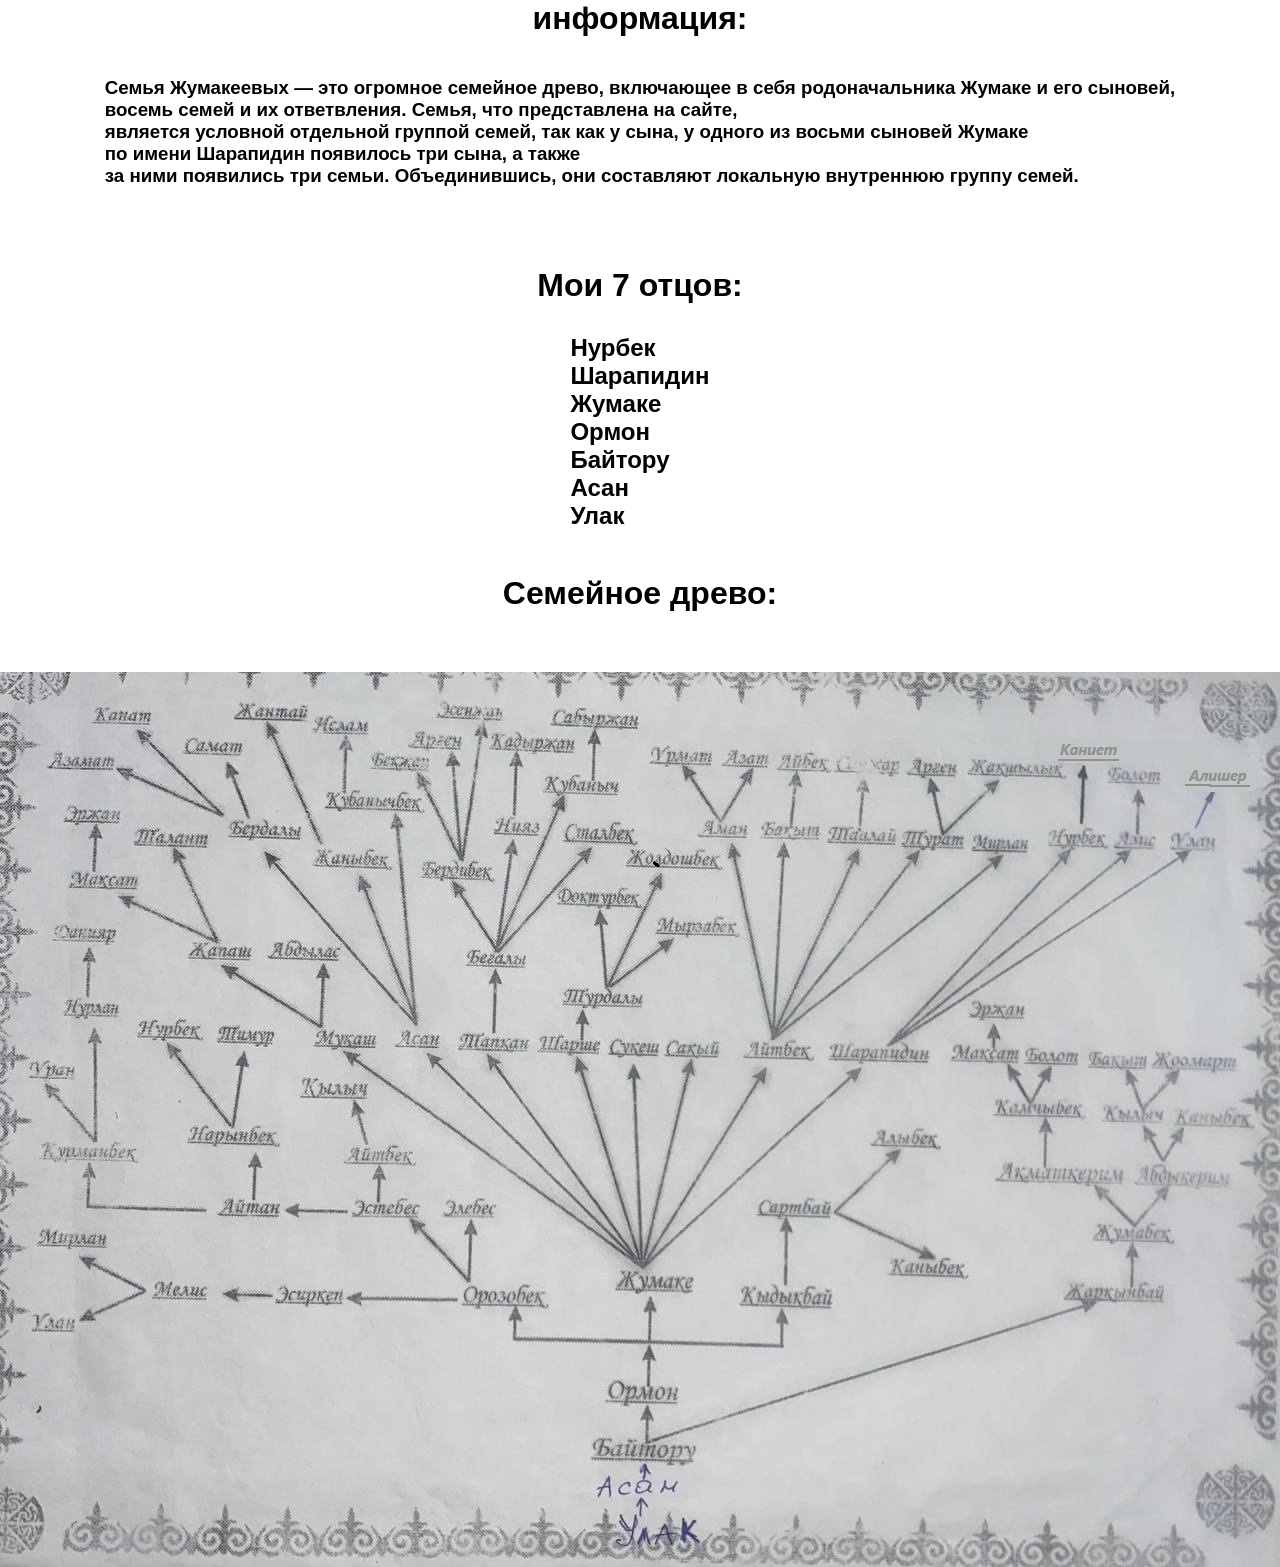
<file: info.html>
<!DOCTYPE html>
<html lang="en">
<head>
    <meta charset="UTF-8">
    <meta name="viewport" content="width=device-width, initial-scale=1.0">
    <title>informaton</title>
     <link rel="stylesheet" href="./style.css">
</head>
<body>
    <div class="infolast">
        <h1>информация:</h1>
    </div>
    <div class="jjjj">
        <h3>Семья Жумакеевых — это огромное семейное древо, включающее в себя родоначальника Жумаке и его сыновей,<br>восемь семей и их ответвления. Семья, что представлена на сайте,<br> является условной отдельной группой семей, так как у сына, у одного из восьми сыновей Жумаке<br> по имени Шарапидин появилось три сына, а также<br> за ними появились три семьи. Объединившись, они составляют локальную внутреннюю группу семей.</h3>

    </div>
    <div class="j5"><h1>Мои 7 отцов:</h1></div>
    <div class="k6">
      <h2>Нурбек</h2>
      <h2>Шарапидин</h2>
      <h2>Жумаке</h2>
      <h2>Ормон</h2>
      <h2>Байтору</h2>
      <h2>Асан</h2>
      <h2>Улак</h2>
    </div>
    <div class="fampp">
        <h1>Cемейное древо:</h1>
    </div>
    <div class="ggg67">
        <img class="ggg68" src="./img/сем древо.png" alt="Cемейное древо">
    </div>
</body>
</html>
</file>
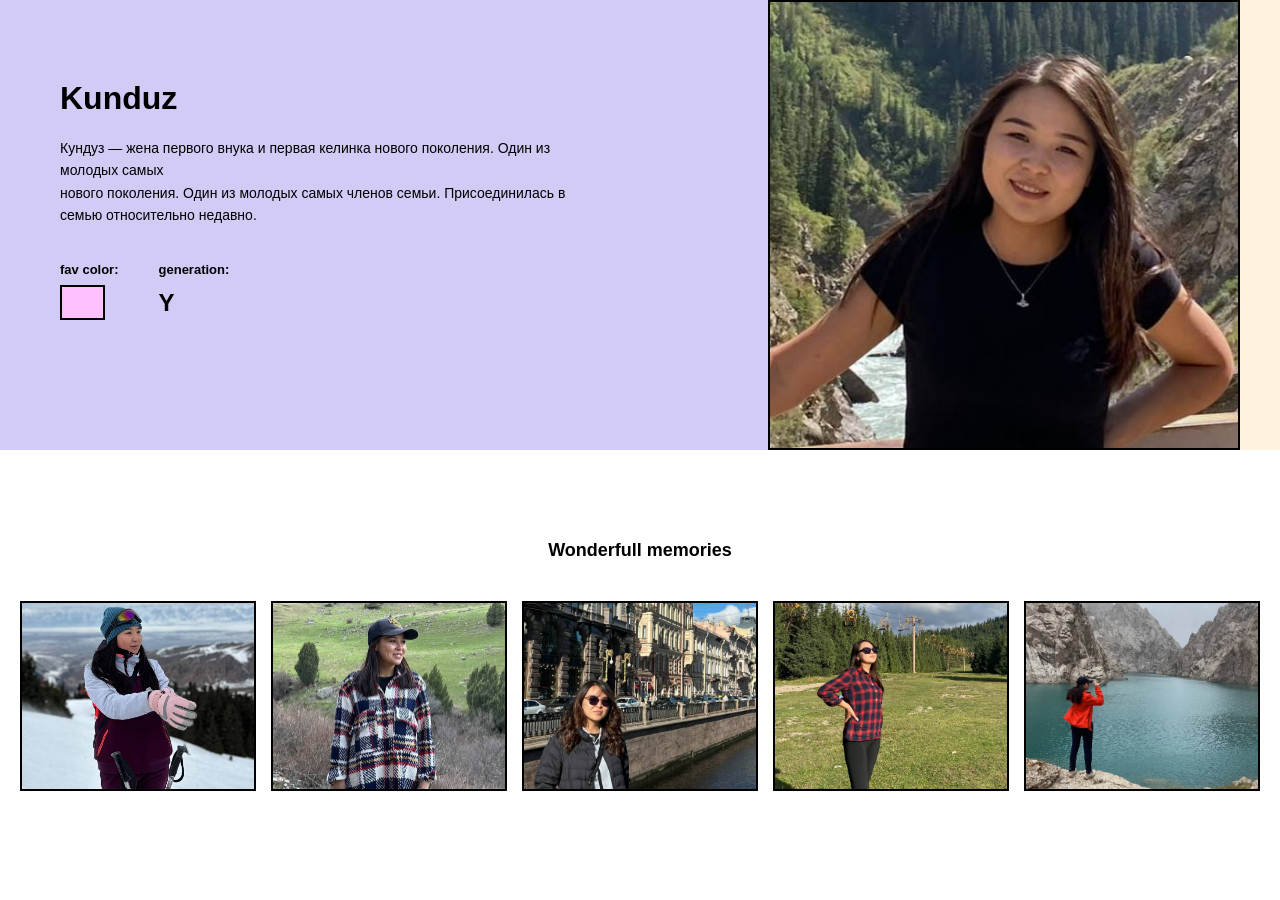
<file: kyndyz.html>
<!DOCTYPE html>
<html lang="ru">
<head>
   
    <meta charset="UTF-8">
    <meta name="viewport" content="width=device-width, initial-scale=1.0">
    <title>Kunduz</title>
    <link rel="stylesheet" href="./style.css">
</head>
<body>

    <!-- ВЕРХНЯЯ ГЛАВНАЯ КАРТОЧКА -->
    <div class="s2r3-main-card r4-bg">
        
        <!-- Левая сторона с текстом (60% ширины) -->
        <div class="s2r3-text-section">
            <!-- ИМЯ -->
            <div class="s2r3-person-name">Kunduz</div>
            
            <!-- ОПИСАНИЕ ИЛИ КРАТКАЯ БИОГРАФИЯ -->
            <div class="s2r3-person-bio">
                Кундуз — жена первого внука и первая келинка нового поколения. Один из молодых самых <br>нового поколения. Один из молодых самых членов семьи. Присоединилась в семью относительно недавно.
            </div>
            
            <!-- Детали профиля -->
            <div class="profile-details">
                <!-- Любимый цвет -->
                <div>
                    <div class="detail-item">fav color:</div>
                    <div class="color-box" style="background-color: #ffc0ff;"></div>
                </div>
                
                <!-- Поколение (ИСПРАВЛЕНО ТУТ) -->
                <div>
                    <div class="s2r3-info-label">generation:</div>
                    <div class="s2r3-gen-text">Y</div>
                </div>
            </div> <!-- profile-details закрыт -->

        </div> <!-- s2r3-text-section закрыт -->

        <!-- Правая сторона для фото (40% ширины) -->
        <div class="s2r3-photo-section">
            <!-- ГЛАВНОЕ ФОТО (КОНТУР В КОНТУР) -->
            <img src="./img/photo_1_2026-11-01_21-56-26.jpg" alt="Главное фото" class="s2r3-main-avatar">
        </div>

    </div> <!-- s2r3-main-card закрыт -->

    <!-- НИЖНЯЯ ГАЛЕРЕЯ ДЕТСТВА -->
    <section class="s2r3-gallery-wrapper">
        <div class="s2r3-gallery-title">Wonderfull memories</div>
        
        <div class="s2r3-gallery-row">
            <img src="./img/photo_1_2026-11-01_21-57-45.jpg" alt="Фото из прошлого 1" class="s2r3-gallery-item">
            <img src="./img/photo_2_2026-11-01_21-57-45.jpg" alt="Фото из прошлого 2" class="s2r3-gallery-item">
            <img src="./img/photo_3_2026-11-01_21-57-45.jpg" alt="Фото из прошлого 3" class="s2r3-gallery-item">
            <img src="./img/photo_4_2026-11-01_21-57-45.jpg" alt="Фото из прошлого 4" class="s2r3-gallery-item">
            <img src="./img/photo_5_2026-11-01_21-57-45.jpg" alt="Фото из прошлого 5" class="s2r3-gallery-item">
        </div>
    </section>

</body>
</html>
</file>
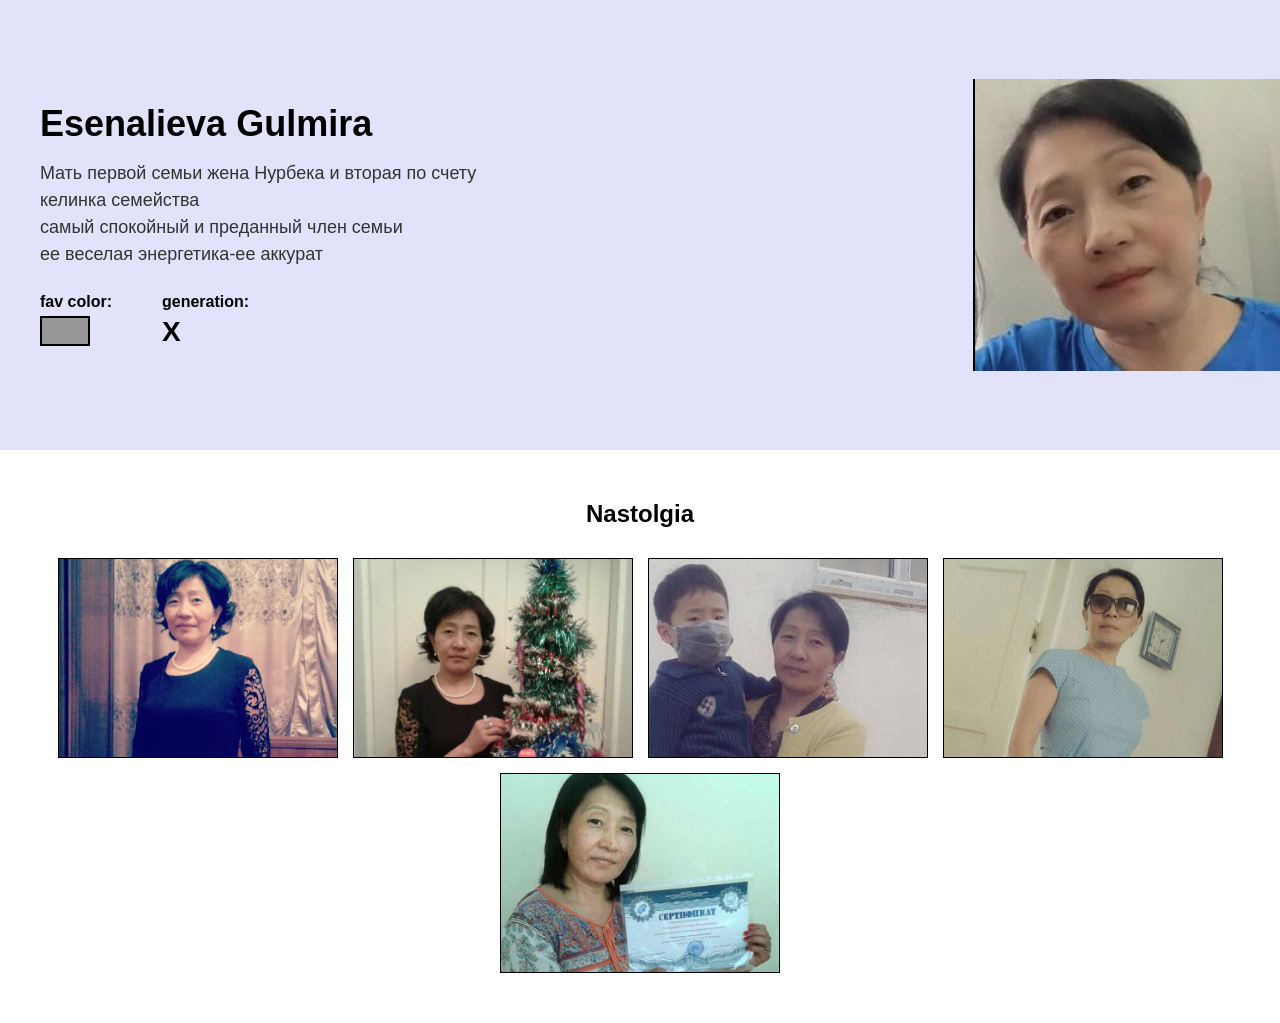
<file: mama.html>
<!DOCTYPE html>
<html lang="ru">
<head>
 
    <meta charset="UTF-8">
    <meta name="viewport" content="width=device-width, initial-scale=1.0">
    <title>Gulmira</title>
    <!-- Подключаем новый файл стилей -->
    <link rel="stylesheet" href="./style.css">
</head>
<body>

    <!-- ========================================== -->
    <!-- ВЕРХНЯЯ СЕКЦИЯ: ИНФОРМАЦИЯ И ФОТО          -->
    <!-- ========================================== -->
    <div class="p-card-holder">
        
        <!-- Левый текстовый блок -->
        <div class="p-info-side">
            
            <!-- 1. ИМЯ ЧЛЕНА СЕМЬИ -->
            <div class="p-main-title">Esenalieva Gulmira</div>
            
            <!-- 2. ОПИСАНИЕ ИЛИ КРАТКАЯ БИОГРАФИЯ -->
            <div class="p-short-story">
                Mать первой семьи жена Нурбека и вторая по счету келинка семейства<br>самый спокойный и преданный член семьи<br>ее веселая энергетика-ее аккурат 
            </div>
            
            <div class="p-meta-box">
                <!-- Любимый цвет -->
                <div>
                    <div class="p-meta-caption">fav color:</div>
                    <!-- 3. В background-color НИЖЕ ВПИШИТЕ КОД ЦВЕТА -->
                    <div class="p-color-square" style="background-color: #979799;"></div>
                </div>
                
                <!-- Поколение -->
                <div>
                    <div class="p-meta-caption">generation:</div>
                    <!-- 4. БУКВА ПОКОЛЕНИЯ -->
                    <div class="p-gen-letter">X</div>
                </div>
            </div>

        </div>

        <!-- Правый блок с главным фото (прижато вправо) -->
        <div class="p-photo-side">
            <!-- 5. ГЛАВНОЕ ФОТО (установлено на 60% ширины и авто-высоту) -->
            <img src="./img/photo_2026-11-01_23-07-59.jpg" alt="Главное фото" class="p-hero-image" style="width: 60%; height: auto;">
        </div>

    </div>


    <!-- ========================================== -->
    <!-- НИЖНЯЯ СЕКЦИЯ: ДЕТСКАЯ ГАЛЕРЕЯ             -->
    <!-- ========================================== -->
    <section class="p-gallery-block">
        
        <!-- Заголовок галереи -->
        <div class="p-gallery-heading">Nastolgia</div>
        
        <div class="p-gallery-flex">
            <!-- 6. ДЕТСКИЕ КАРТИНКИ -->
            <img src="./img/IMG-20170304-WA0028 (1).jpg" alt="Детское фото 1" class="p-gallery-pic">
            <img src="./img/IMG-20170304-WA0045.jpg" alt="Детское фото 2" class="p-gallery-pic">
            <img src="./img/IMG-20170603-WA0028 (1).jpg" alt="Детское фото 3" class="p-gallery-pic">
            <img src="./img/20170727_144158 (1).jpg" alt="Детское фото 4" class="p-gallery-pic">
            <img src="./img/20171022_114014 (1).jpg" alt="Детское фото 5" class="p-gallery-pic">
        </div>

    </section>

</body>
</html>
</file>
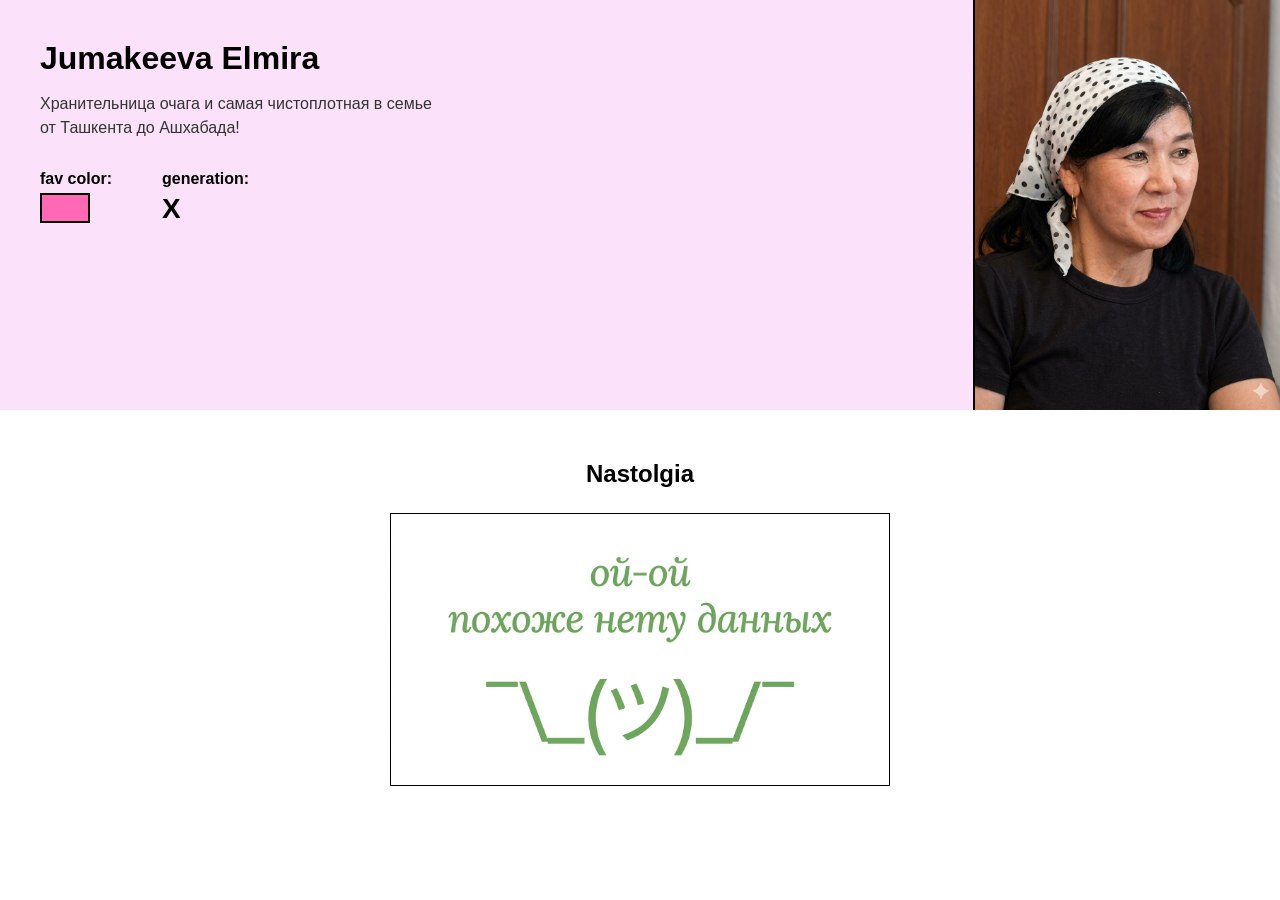
<file: mama2.html>
<!DOCTYPE html>
<html lang="ru">
<head>
 
    <meta charset="UTF-8">
    <meta name="viewport" content="width=device-width, initial-scale=1.0">
    <title>Elmira</title>
    <!-- Подключаем твой общий файл стилей -->
    <link rel="stylesheet" href="./style.css">
</head>
<body>

    <!-- ВЕРХНЯЯ ГЛАВНАЯ КАРТОЧКА МАМЫ -->
    <div class="m-main-card">
        
        <!-- Левая сторона с текстом (60% ширины) -->
        <div class="m-text-section">
            <!-- 1. ИМЯ ЧЛЕНА СЕМЬИ -->
            <div class="m-person-name">Jumakeeva Elmira</div>
            
            <!-- 2. ОПИСАНИЕ ИЛИ КРАТКАЯ БИОГРАФИЯ -->
            <div class="m-person-bio">
              Хранительница очага и самая чистоплотная в семье<br> от Ташкента до Ашхабада!
            </div>
            
            <div class="m-info-grid">
                <!-- Любимый цвет -->
                <div>
                    <div class="m-info-label">fav color:</div>
                    <!-- 3. В background-color НИЖЕ ВПИШИТЕ КОД ЦВЕТА -->
                    <div class="m-color-box" style="background-color: #ff69b4;"></div>
                </div>
                
                <!-- Поколение -->
                <div>
                    <div class="m-info-label">generation:</div>
                    <!-- 4. БУКВА ПОКОЛЕНИЯ -->
                    <div class="m-gen-text">X</div>
                </div>
            </div>
        </div>

        <!-- Правая сторона для фото (40% ширины) -->
        <div class="m-photo-section">
            <!-- 5. ГЛАВНОЕ ФОТО МАМЫ (линия прижата слева) -->
            <img src="./img/image_8610eac3.jpg" alt="Главное фото мамы" class="m-main-avatar">
        </div>

    </div>

    <!-- НИЖНЯЯ ГАЛЕРЕЯ ДЕТСТВА/МОЛОДОСТИ -->
    <section class="m-gallery-wrapper">
        <!-- Заголовок галереи -->
        <div class="m-gallery-title">Nastolgia</div>
        
        <div class="m-gallery-row">
            <!-- 6. АРХИВНЫЕ И ДЕТСКИЕ КАРТИНКИ -->
            <img src="./img/image_eebebfd6.jpg" alt="Детское фото 1" class="m-gallery-item">
 
        </div>
    </section>

</body>
</html>
</file>
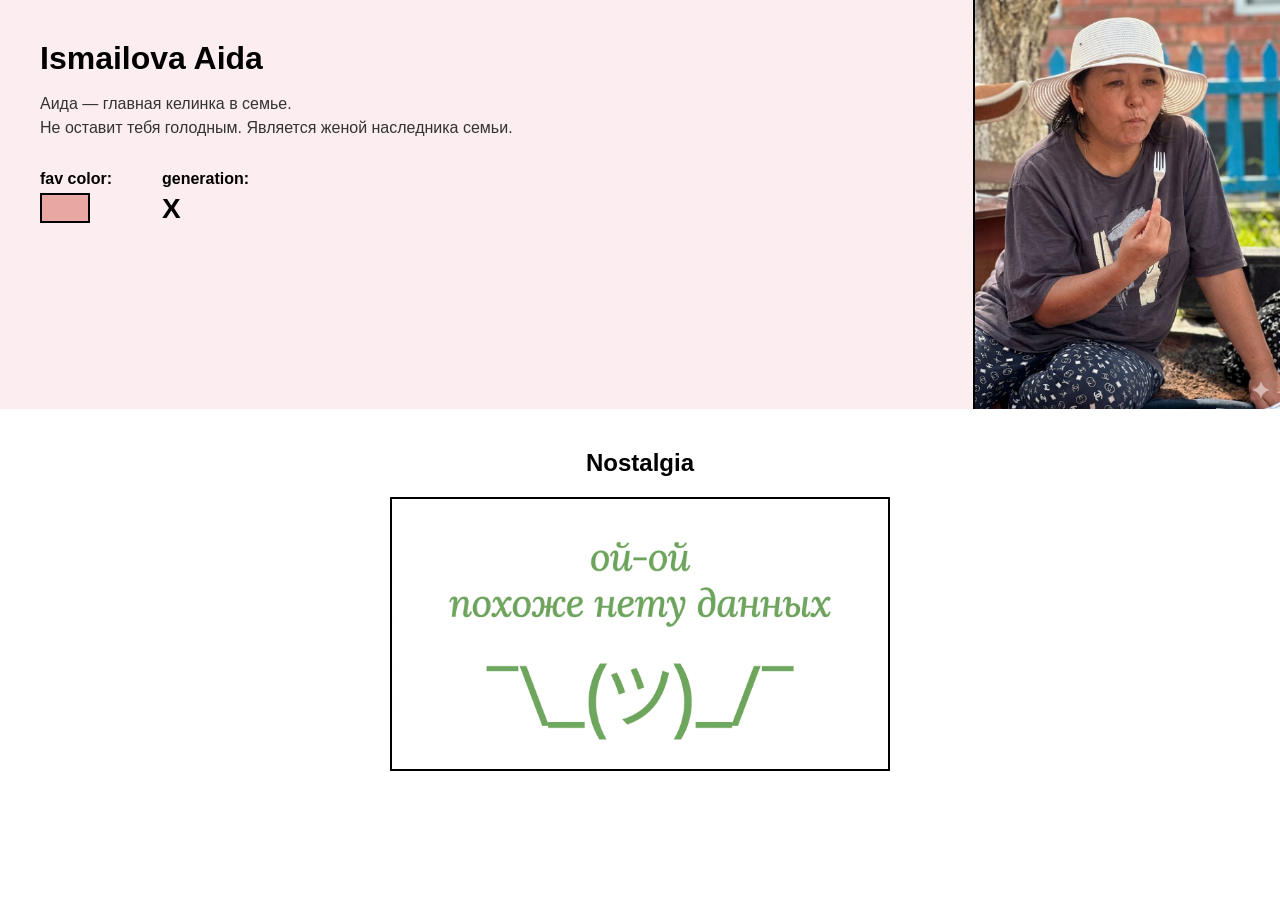
<file: mama3.html>
<!DOCTYPE html>
<html lang="ru">
<head>

    <meta charset="UTF-8">
    <meta name="viewport" content="width=device-width, initial-scale=1.0">
    <title>Ismailova Aida</title>
    <!-- Подключаем файл стилей -->
    <link rel="stylesheet" href="./style.css">
</head>
<body>

    <!-- ВЕРХНЯЯ ГЛАВНАЯ КАРТОЧКА МАМЫ №3 -->
    <div class="m3-main-card">
        
        <!-- Левая сторона с текстом (60% ширины) -->
        <div class="m3-text-section">
            <!-- 1. ИМЯ ЧЛЕНА СЕМЬИ -->
            <div class="m3-person-name">Ismailova Aida</div>
            
            <!-- 2. ОПИСАНИЕ ИЛИ КРАТКАЯ БИОГРАФИЯ -->
            <div class="m3-person-bio">
                Аида — главная келинка в семье.<br> 
                Не оставит тебя голодным. Является женой наследника семьи.
            </div>
            
            <div class="m3-info-grid">
                <!-- Любимый цвет -->
                <div>
                    <div class="m3-info-label">fav color:</div>
                    <div class="m3-color-box" style="background-color: #e8a7a1;"></div>
                </div>
                
                <!-- Поколение -->
                <div>
                    <div class="m3-info-label">generation:</div>
                    <div class="m3-gen-text">X</div>
                </div>
            </div>
        </div>

        <!-- Правая сторона для фото (40% ширины) -->
        <div class="m3-photo-section">
            <!-- 5. ГЛАВНОЕ ФОТО МАМЫ №3 -->
            <img src="./img/p.jpe" alt="Главное фото" class="m3-main-avatar">
        </div>

    </div>

    <!-- НИЖНЯЯ ГАЛЕРЕЯ ДЕТСТВА (ВНЕ розового блока, снизу) -->
    <section class="m3-gallery-wrapper">
        <!-- Заголовок галереи -->
        <div class="m3-gallery-title">Nostalgia</div>
        
        <div class="m3-gallery-row">
            <!-- 6. АРХИВНЫЕ ИЛИ ДЕТСКИЕ КАРТИНКИ -->
            <img class="hope" src=" ./img/image_eebebfd6.jpg" alt="Фото из прошлого 1" class="m3-gallery-item">
        </div>
    </section>

</body>
</html>
</file>
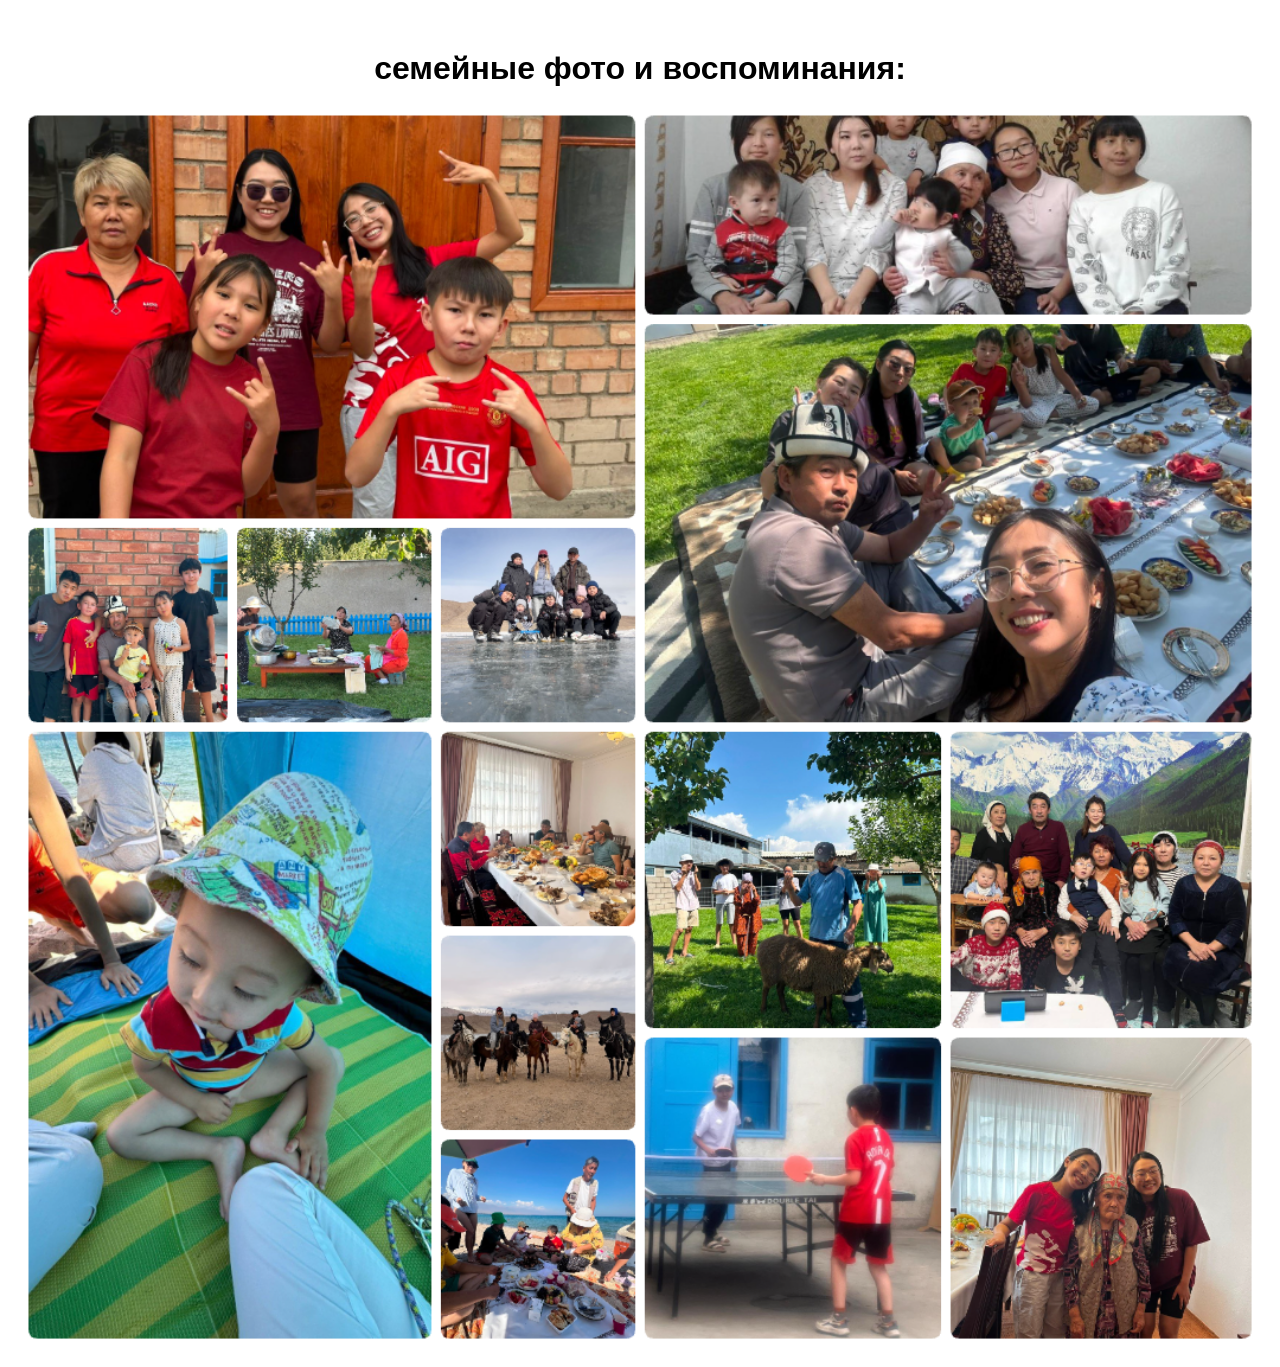
<file: mm.html>
<!DOCTYPE html>
<html lang="en">
<head>

    <meta charset="UTF-8">
    <meta name="viewport" content="width=device-width, initial-scale=1.0">
    <title>Memoryess</title>
     <link rel="stylesheet" href="./style.css">
</head>
<body>
    <div class="ttt10">
        <h1>cемейные фото и воспоминания:</h1>
       
    </div>
     <div class="cool">
            <img class="eee" src="./img/mycollages-2026-11-14_17-01-59.png" alt="">
        </div>
</body>
</html>
</file>
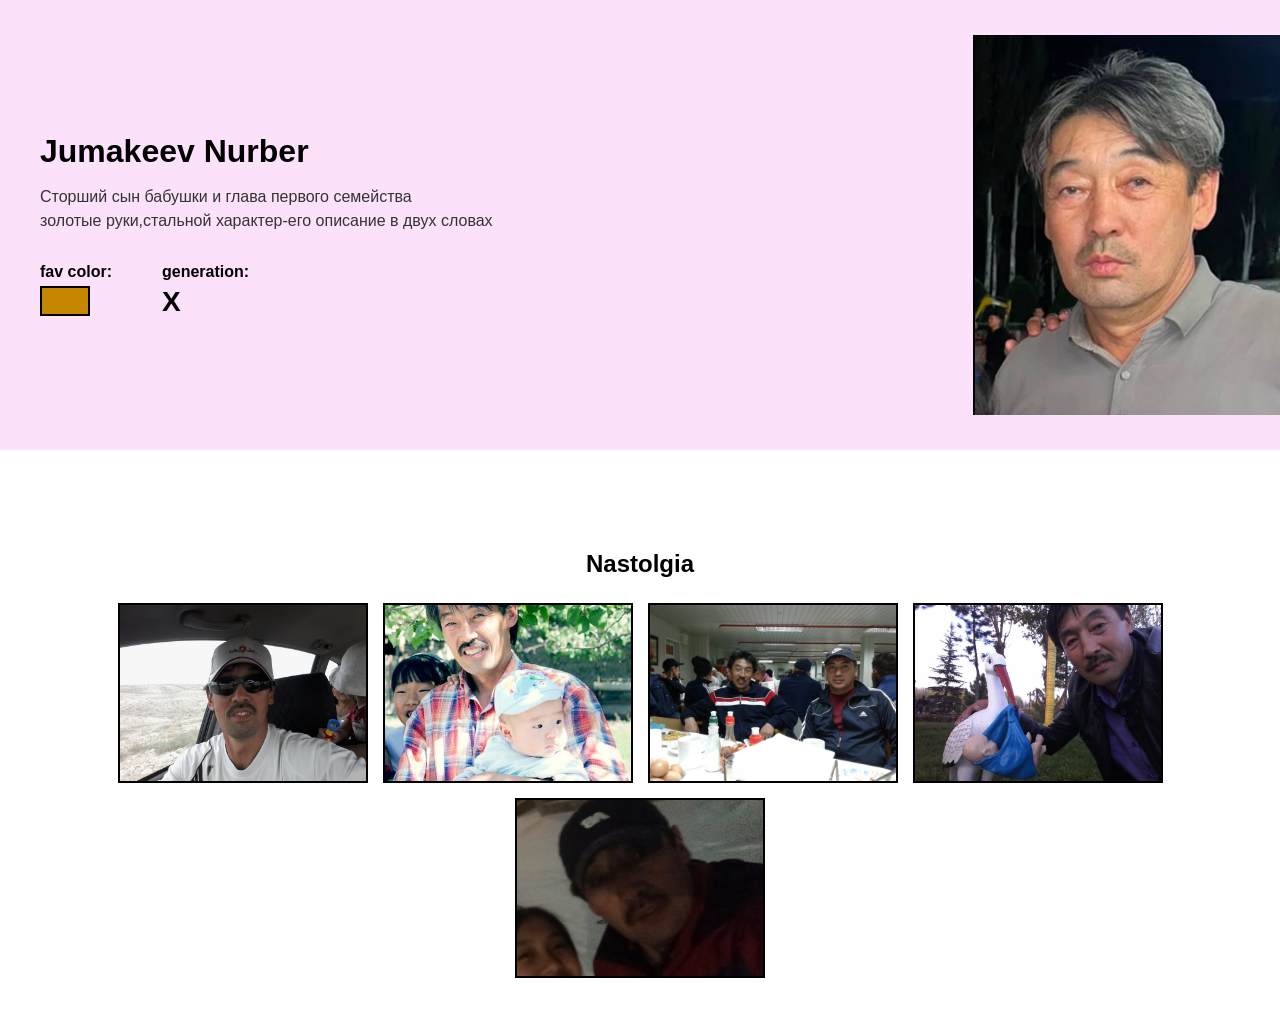
<file: papa.html>
<!DOCTYPE html>
<html lang="ru">
<head>
   
    <meta charset="UTF-8">
    <meta name="viewport" content="width=device-width, initial-scale=1.0">
    <title>Nurbek</title>
    <!-- Подключаем новый файл стилей -->
    <link rel="stylesheet" href="./style.css">
</head>
<body>

    <!-- ВЕРХНЯЯ ГЛАВНАЯ КАРТОЧКА -->
    <div class="u-main-card">
        
        <!-- Левая сторона с текстом (60% ширины) -->
        <div class="u-text-section">
            <!-- 1. ИМЯ ЧЛЕНА СЕМЬИ -->
            <div class="u-person-name">Jumakeev Nurber</div>
            
            <!-- 2. ОПИСАНИЕ ИЛИ КРАТКАЯ БИОГРАФИЯ -->
            <div class="u-person-bio">
              Сторший сын бабушки и глава первого семейства<br> золотые руки,стальной характер-его описание в двух словах
            </div>
            
            <div class="u-info-grid">
                <!-- Любимый цвет -->
                <div>
                    <div class="u-info-label">fav color:</div>
                    <!-- 3. В background-color НИЖЕ ВПИШИТЕ КОД ЦВЕТА -->
                    <div class="u-color-box" style="background-color: #c58700;"></div>
                </div>
                
                <!-- Поколение -->
                <div>
                    <div class="u-info-label">generation:</div>
                    <!-- 4. БУКВА ПОКОЛЕНИЯ -->
                    <div class="u-gen-text">X</div>
                </div>
            </div>
        </div>

        <!-- Правая сторона для фото (40% ширины) -->
        <div class="u-photo-section">
            <!-- 5. ГЛАВНОЕ ФОТО (Ширина 60% от блока, высота авто, линия прижата слева) -->
            <img src="./img/photo_2026-09-18_00-12-07.jpg" alt="Главное фото" class="u-main-avatar">
        </div>

    </div>

    <!-- НИЖНЯЯ ГАЛЕРЕЯ ДЕТСТВА -->
    <section class="u-gallery-wrapper">
        <!-- Заголовок галереи -->
        <div class="u-gallery-title">Nastolgia</div>
        
        <div class="u-gallery-row">
            <!-- 6. ДЕТСКИЕ КАРТИНКИ -->
            <img src="./img/20160814_155200.jpg" alt="Детское фото 1" class="u-gallery-item">
            <img src="./img/IMG_1407.jpg" alt="Детское фото 2" class="u-gallery-item">
            <img src="./img/фото Нурбек 054.jpg" alt="Детское фото 3" class="u-gallery-item">
            <img src="./img/20170423_193413.jpg" alt="Детское фото 4" class="u-gallery-item">
            <img src="./img/Снимок экрана 2026-10-05 014256.png" alt="Детское фото 5" class="u-gallery-item">
        </div>
    </section>

</body>
</html>
</file>
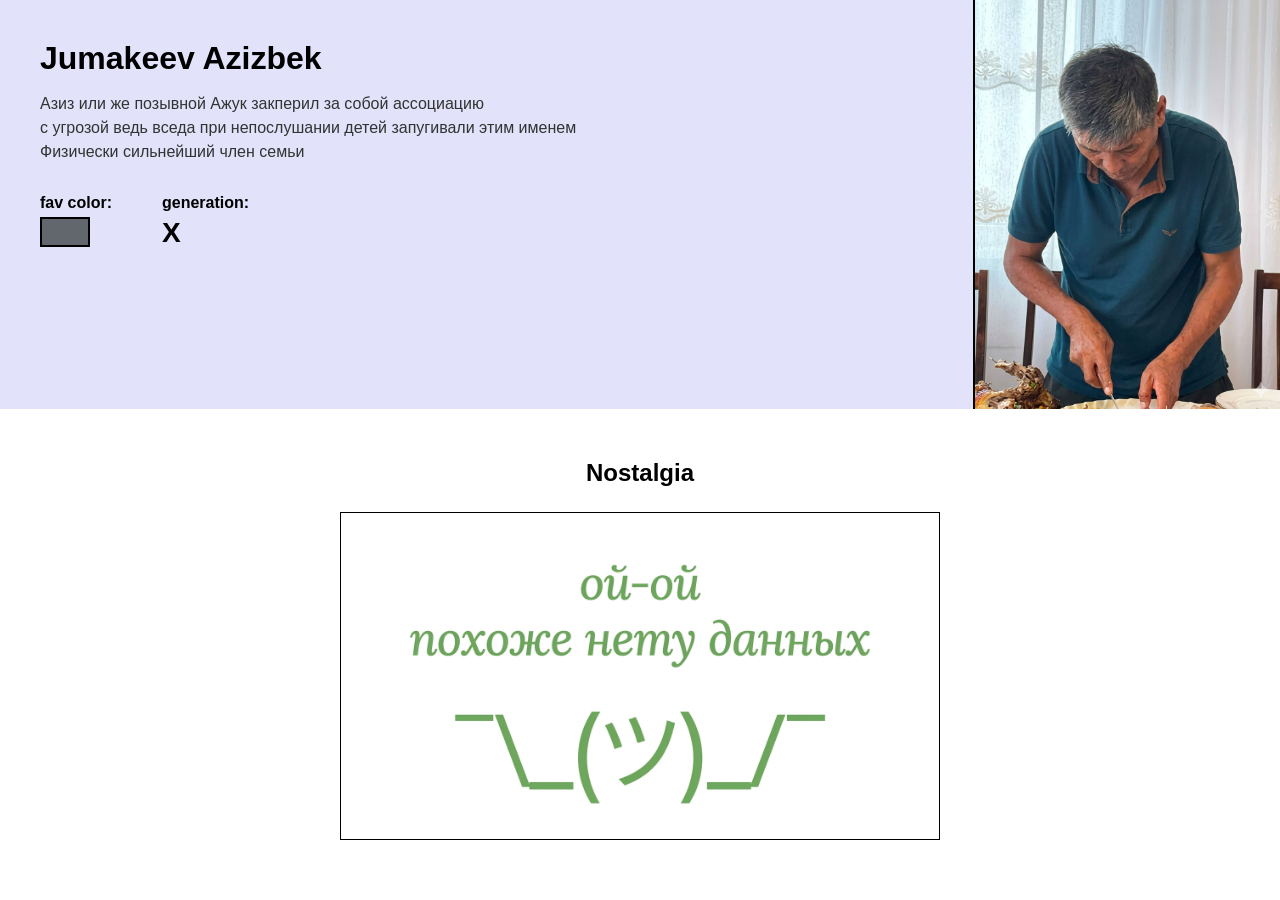
<file: papa2.html>
<!DOCTYPE html>
<html lang="ru">
<head>
 
    <meta charset="UTF-8">
    <meta name="viewport" content="width=device-width, initial-scale=1.0">
    <title>Ajuk</title>
    <!-- Подключаем тот же файл стилей -->
    <link rel="stylesheet" href="./style.css">
</head>
<body>

    <!-- ВЕРХНЯЯ ГЛАВНАЯ КАРТОЧКА ОТЦА -->
    <div class="f-main-card">
        
        <!-- Левая сторона с текстом (60% ширины) -->
        <div class="f-text-section">
            <!-- 1. ИМЯ ЧЛЕНА СЕМЬИ -->
            <div class="f-person-name">Jumakeev Azizbek</div>
            
            <!-- 2. ОПИСАНИЕ ИЛИ КРАТКАЯ БИОГРАФИЯ -->
            <div class="f-person-bio">
              Aзиз или же позывной Ажук закперил за собой ассоциацию<br> с угрозой ведь вседа при непослушании детей запугивали этим именем<br> Физически сильнейший член семьи
            </div>
            
            <div class="f-info-grid">
                <!-- Любимый цвет -->
                <div>
                    <div class="f-info-label">fav color:</div>
                    <!-- 3. В background-color НИЖЕ ВПИШИТЕ КОД ЦВЕТА (сейчас стоит тёмно-синий) -->
                    <div class="f-color-box" style="background-color: #62676e;"></div>
                </div>
                
                <!-- Поколение -->
                <div>
                    <div class="f-info-label">generation:</div>
                    <!-- 4. БУКВА ПОКОЛЕНИЯ -->
                    <div class="f-gen-text">X</div>
                </div>
            </div>
        </div>

        <!-- Правая сторона для фото (40% ширины) -->
        <div class="f-photo-section">
            <!-- 5. ГЛАВНОЕ ФОТО ОТЦА -->
            <img src="./img/image_89556f5c.jpg" alt="Главное фото" class="f-main-avatar">
        </div>

    </div>

    <!-- НИЖНЯЯ ГАЛЕРЕЯ ДЕТСТВА/МОЛОДОСТИ -->
    <section class="f-gallery-wrapper">
        <!-- Заголовок галереи -->
        <div class="f-gallery-title">Nostalgia</div>
        
        <div class="f-gallery-row">
            <!-- 6. ДЕТСКИЕ / АРХИВНЫЕ КАРТИНКИ -->
            <img src="./img/image_eebebfd6.jpg" alt="Фото из прошлого 1" class="f-gallery-item">
        </div>
    </section>

</body>
</html>
</file>
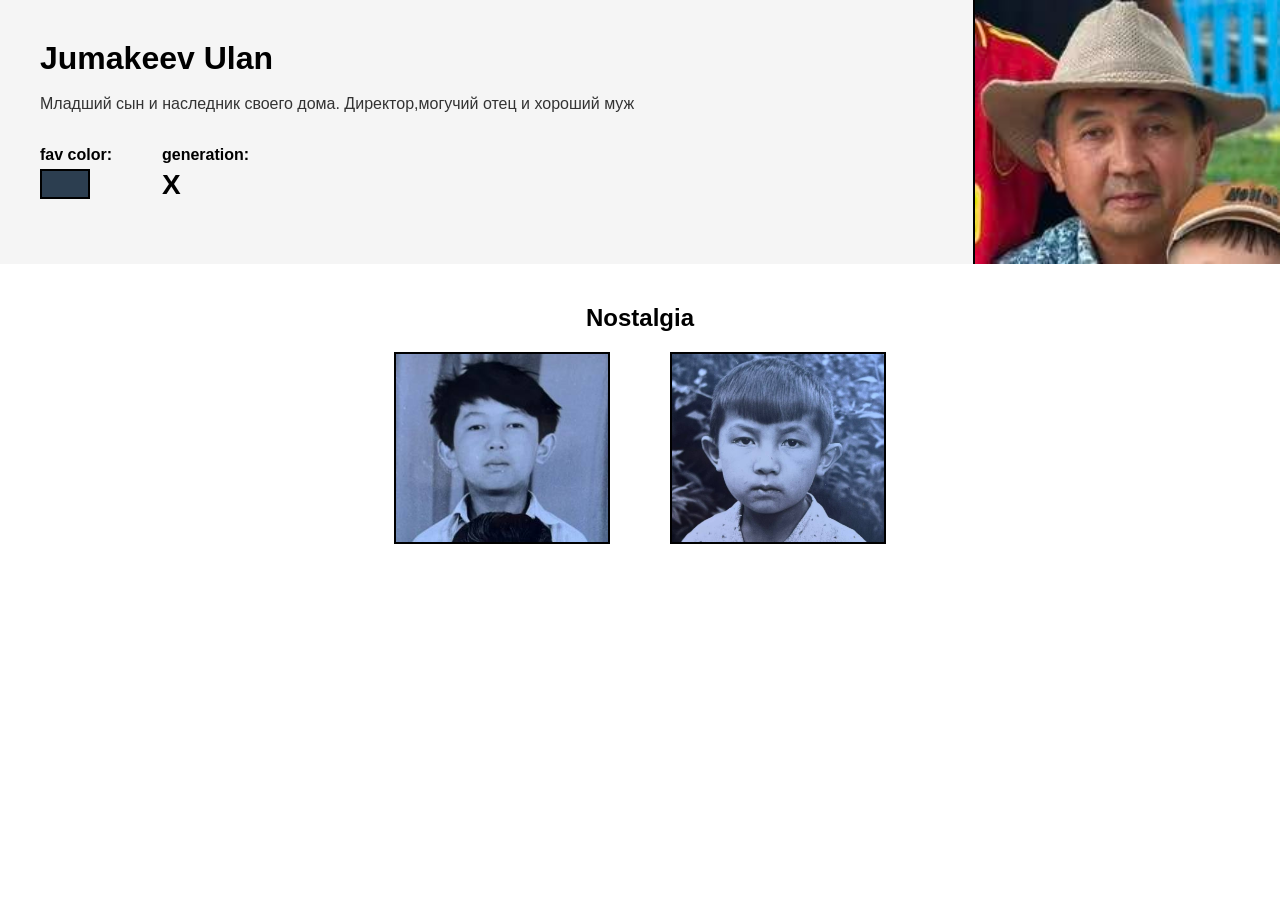
<file: papa3.html>
<!DOCTYPE html>
<html lang="ru">
<head>
    
    <meta charset="UTF-8">
    <meta name="viewport" content="width=device-width, initial-scale=1.0">
    <title>Ulan</title>
    <!-- Подключаем тот же файл стилей -->
    <link rel="stylesheet" href="./style.css">
</head>
<body>

    <!-- ВЕРХНЯЯ ГЛАВНАЯ КАРТОЧКА ОТЦА №3 -->
    <div class="f3-main-card">
        
        <!-- Левая сторона с текстом (60% ширины) -->
        <div class="f3-text-section">
            <!-- 1. ИМЯ ЧЛЕНА СЕМЬИ -->
            <div class="f3-person-name">Jumakeev Ulan</div>
            
            <!-- 2. ОПИСАНИЕ ИЛИ КРАТКАЯ БИОГРАФИЯ -->
            <div class="f3-person-bio">
                 Младший сын и наследник своего дома. Директор,могучий отец и хороший муж
            </div>
            
            <div class="f3-info-grid">
                <!-- Любимый цвет -->
                <div>
                    <div class="f3-info-label">fav color:</div>
                    <!-- 3. В background-color НИЖЕ ВПИШИТЕ КОД ЦВЕТА -->
                    <div class="f3-color-box" style="background-color: #2c3e50;"></div>
                </div>
                
                <!-- Поколение -->
                <div>
                    <div class="f3-info-label">generation:</div>
                    <!-- 4. БУКВА ПОКОЛЕНИЯ -->
                    <div class="f3-gen-text">X</div>
                </div>
            </div>
        </div>

        <!-- Правая сторона для фото (40% ширины) -->
        <div class="f3-photo-section">
            <!-- 5. ГЛАВНОЕ ФОТО ОТЦА №3 -->
            <img src="./img/photo_2_2026-10-05_23-00-05.jpg" alt="Главное фото" class="f3-main-avatar">
        </div>

    </div>

    <!-- НИЖНЯЯ ГАЛЕРЕЯ ДЕТСТВА/МОЛОДОСТИ -->
    <section class="f3-gallery-wrapper">
        <!-- Заголовок галереи -->
        <div class="f3-gallery-title">Nostalgia</div>
        
        <div class="f3-gallery-row">
            <!-- 6. ДЕТСКИЕ / АРХИВНЫЕ КАРТИНКИ -->
            <img src="./img/photo_1_2026-11-01_22-43-04.jpg" alt="Фото из прошлого 1" class="f3-gallery-item">
            <img src="./img/photo_2_2026-11-01_22-43-04.jpg" alt="Фото из прошлого 2" class="f3-gallery-item">
        </div>
    </section>

</body>
</html>
</file>
<file: style.css>
* {
    padding: 0;
    margin: 0;
    box-sizing: border-box;
}

/* Обычный белый фон для всех внутренних карточек по умолчанию */
body {
    background-color: #ffffff;
    width: 100%;
    overflow-x: hidden;
}

/* Светло-зеленый фон ТОЛЬКО для главной страницы (index.html) */
body.main-page {
    background-color: rgb(234, 255, 226) !important;
}

.sec1 {
    width: 100%;
}


.head {
    display: flex;
    align-items: center;
    justify-content: right;
    gap: 60px;
    margin-right: 50px;
}

.tu{
    width: 65px;
    height: auto;
}
.t{
    font-size: larger;
}
.tree{
    width:91px;
    height: auto;
}
.tc{
    display: flex;
    justify-content: left;
    margin-top: -68px;
    margin-left: 15px;
}
.btn1{
    width: 40px;
    background-color: rgb(186, 255, 118);
    color:rgb(0, 60, 255);
}
.btn2{
      width: 40px;
    background-color: rgb(186, 255, 118);
    color:rgb(0, 60, 255);
}
.btn3{
      width: 40px;
    background-color: rgb(186, 255, 118);
    color:rgb(0, 60, 255);
}

.tu:hover{
    transform: scale(1.07);
    transition:transform 0.2s ease;
}
.t:hover{
    transform: scale(1.07);
    color:rgb(39, 71, 255);
    transition:transform 0.2s ease;
}
.btn1:hover{
    transform: scale(1.09);
    background-color:rgb(137, 255, 113);
    color: rgb(0, 0, 189);
}
.btn2:hover{
    transform: scale(1.09);
        background-color:rgb(137, 255, 113);
    color: rgb(0, 0, 189);
}
.btn3:hover{
    transform: scale(1.09);
        background-color:rgb(137, 255, 113);
    color: rgb(0, 0, 189);
}
.tree:hover{
    transform: scale(1.07);
    transition:transform 0.2s ease;
}
.fam{
    display: flex;
    justify-content: center;
}
.bm{
    width: 1920px;
    height:893px;
}
.header {
    border: 4px solid rgb(120, 118, 118);
    display: flex;
    align-items: center;
    justify-content: space-between; 
 
    
 
    padding: 15px 40px; /* Добавляет внутренние отступы, чтобы рамка не зажимала элементы */
    
    /* Переносим цвет фона на сам хедер, чтобы он был внутри рамки */
    background-color: #e2f0d9; 
}

/* 2. Контейнер для логотипа */
.tcr {
    display: flex;
    flex-direction: column;
    align-items: center;
}

/* 3. Сама картинка дерева */
.tre {
    display: block;
    height: 85px; /* Жестко задаем высоту картинке, чтобы она не распирала блок */
    width: auto;  /* Пропорции сохраняются автоматически */
}
.tre:hover{
    transform: scale(1.05);
        transition:transform 0.2s ease;
    
}

/* 4. Текст "Информация" */
.ju a {
    text-decoration: none;
    color: #02533b; /* Ваш фиолетовый цвет текста */
    
}
.te{
    font-size: x-large;
    text-decoration: none;
}

.tcr:hover{
    transform: scale(1.07);
}
.te:hover{
    color: rgb(0, 60, 255);
    text-decoration: underline;
    transform: scale(1.05);
    display: inline-block; /* Позволяет элементу трансформироваться */
    transition:transform 0.2s ease; /* Делает увеличение плавным, а не резким */
}
/* Главный контейнер */
.thecubes {
    margin-top: 40px;
    display: flex;
    width: 100%;
    height: 30vh;
    justify-content: space-around;
}

/* Настройки для ВСЕХ пяти ссылок сразу */
.thecubes a {
    height: 100%;
    display: block;
    transition: transform 0.2s ease; /* Плавный возврат в исходный размер */
}

/* Укрощаем картинки внутри ВСЕХ пяти ссылок */
.thecubes a img {
    height: 100%;
    width: auto; /* Сохраняет пропорции лиц */
    object-fit: cover; /* Идеально вписывает фото в рамки */
}

/* Общий эффект увеличения для КАЖДОГО члена семьи */
.papa:hover, .mama:hover, .sis1:hover, .sis2:hover, .son:hover {
    transform: scale(1.05);
}

/* Блок с текстом снизу */
.t1 {
    display: flex;
    justify-content: center;
    margin-top: 30px;
    transition: transform 0.2s ease, color 0.2s ease;
}

.tur:hover {
    color: rgb(0, 60, 255);
    text-decoration: underline;
    transform: scale(1.05);
}
.papa:hover{
    transform: scale(1.05);
    transition:transform 0.2s ease;
}
.mama:hover{
    transform: scale(1.05);
    transition:transform 0.2s ease;
}
.sis1:hover{
    transform: scale(1.05);
    transition:transform 0.2s ease;
}
.sis2:hover{
    transform: scale(1.05);
    transition:transform 0.2s ease;
}
.son:hover{
    transform: scale(1.05);
    transition:transform 0.2s ease;
}
.t1{
    display: flex;
    justify-content: center;
    margin-top: 30px;

}
.t1:hover{
    color:rgb(0, 60, 255) ;
    text-decoration: underline;
    transform: scale(1.05);
        transition:transform 0.2s ease;
}
/* Этот код усмирит картинку сына и вернет ей прежний размер */
.son img {
    width: 100%;
    height: 100%;
    object-fit: cover; /* Чтобы фото не сжималось, а красиво вписывалось */
}
.foto11{
    display: flex;
    justify-content: right;
    margin-right: 50px;
}
.tupoi{
width: 550px;
height: auto;
border: 3px solid black;
}
.ku{

 margin-left: 180px;
 font-size: larger;
}
.suka{
    margin-top: 30px;
}
.sec2{
    background-color: rgb(210, 214, 255);
}
.mal{
    display: flex;
    margin-top: 40px;
    margin-left: 100px;
}
.main{
    display: flex;
    justify-content: space-around;
}
.trebl{
    font-size: larger;
}
.ju{
    margin-top: 100px;
}
.downpart{
    margin-top: 60px;
}
.tiii{
    width: 70px;
    height: auto;
    border: 2px solid black;
}
.tiii:hover{
      transform: scale(1.05);
    transition:transform 0.2s ease;

}
.sidepart{
    margin-left: 350px;
   margin-top: -60px;
}
.h{
    margin-left: 380px;
}
.h:hover{
          transform: scale(1.05);
    transition:transform 0.2s ease;
}
.phl1{
    width: 320px;
    height: auto;
}
.ph1{
    width: 310px;
    height: auto;
}
.ph2{
        width: 310px;
    height: auto;
}
.ph3{
        width: 325px;
    height: auto;
}
.ph4{
        width: 310px;
    height: auto;
}
.ph5{
        width: 330px;
    height: auto;
}
.dd{
  display: flex;
  margin-top: 84px;
}
.gay{
    display: flex;
    justify-content: center;
    margin-top: 30px;
}
/* Общие настройки для всей страницы */
body {
    font-family: 'Times New Roman', Times, serif;
    margin: 0;
    padding: 0;
    background-color: #ffffff;
}

/* Главный блок (фиолетовый фон) */
.profile-card {
    display: flex;
    background-color: #e2e2fa; /* Светло-фиолетовый цвет фона */
    min-height: 450px;
}

/* Левая сторона с текстом */
.profile-info {
    flex: 1;
    padding: 40px;
    display: flex;
    flex-direction: column;
    justify-content: center;
}

/* Стиль для имени */
.profile-name {
    font-size: 36px;
    font-weight: bold;
    margin-bottom: 15px;
}

/* Стиль для описания */
.profile-description {
    font-size: 18px;
    line-height: 1.5;
    color: #333;
    margin-bottom: 25px;
    max-width: 500px;
}

/* Блок с любимым цветом и поколением */
.profile-details {
    display: flex;
    gap: 50px;
}

.detail-item {
    font-weight: bold;
    font-size: 16px;
}

/* Квадрат любимого цвета */
.color-box {
    width: 50px;
    height: 30px;
    margin-top: 5px;
    border: 2px solid #000000;
}

/* Буква поколения */
.gen-letter {
    font-size: 28px;
    font-weight: bold;
    margin-top: 5px;
}

/* Правая сторона с главным фото */
.profile-photo-container {
    width: 40%;
    border-left: 2px solid #000000; /* Черная вертикальная черта */
}

.profile-photo {
    width: 100%;
    height: 100%;
    object-fit: cover; /* Фото заполняет блок без искажений */
    display: block;
}

/* Секция детских моментов (галерея) */
.gallery-section {
    padding: 50px 20px;
    text-align: center;
}

.gallery-title {
    font-size: 24px;
    font-weight: bold;
    margin-bottom: 30px;
}

/* Сетка для картинок детства */
.gallery-grid {
    display: flex;
    gap: 15px;
    justify-content: center;
    flex-wrap: wrap; /* Если картинок много, они перенесутся на новую строку */
}

/* Измененный блок в style.css */
.gallery-item {
    width: 280px;        /* Было 190px — фото станут шире */
    height: 200px;       /* Было 140px — фото станут выше */
    object-fit: cover;   /* Картинки по-прежнему будут аккуратно обрезаться под размер без искажений */
    border: 1px solid #000;
}
body {
    font-family: 'Times New Roman', Times, serif;
    margin: 0;
    padding: 0;
    background-color: #ffffff;
}

/* Главный верхний контейнер */
.p-card-holder {
    display: flex;
    background-color: #e2e2fa; 
    min-height: 450px;
    width: 100%;
}

/* Левая текстовая панель (60% ширины) */
.p-info-side {
    width: 60%;
    padding: 40px;
    box-sizing: border-box;
    display: flex;
    flex-direction: column;
    justify-content: center;
}

.p-main-title {
    font-size: 36px;
    font-weight: bold;
    margin-bottom: 15px;
}

.p-short-story {
    font-size: 18px;
    line-height: 1.5;
    color: #333;
    margin-bottom: 25px;
    max-width: 500px;
}

.p-meta-box {
    display: flex;
    gap: 50px;
}

.p-meta-caption {
    font-weight: bold;
    font-size: 16px;
}

.p-color-square {
    width: 50px;
    height: 30px;
    margin-top: 5px;
    border: 2px solid #000000;
}

.p-gen-letter {
    font-size: 28px;
    font-weight: bold;
    margin-top: 5px;
}

/* Правая панель для фото (40% ширины) */
.p-photo-side {
    width: 40%;
    /* УБРАЛИ ОТСЮДА border-left, чтобы линия не висела посредине */
    background-color: #e2e2fa;       
    box-sizing: border-box;
    display: flex;
    justify-content: flex-end; /* Фото по-прежнему прижато к правому краю */
    align-items: center;       
}

/* Стили для главного изображения */
.p-hero-image {
    width: 60%;                /* Ваша ширина фото */
    height: auto;              /* Автоматическая высота */
    display: block;
    
    /* ТЕПЕРЬ ЛИНЯЯ-РАМКА НАХОДИТСЯ ЗДЕСЬ И ПРИЖАТА СЛЕВА К ФОТО */
    border-left: 2px solid #000000; 
}

/* Блок галереи снизу */
.p-gallery-block {
    padding: 50px 20px;
    text-align: center;
}

.p-gallery-heading {
    font-size: 24px;
    font-weight: bold;
    margin-bottom: 30px;
}

.p-gallery-flex {
    display: flex;
    gap: 15px;
    justify-content: center;
    flex-wrap: wrap;
}

.p-gallery-pic {
    width: 280px;
    height: 200px;
    object-fit: cover;
    border: 1px solid #000;
}
/* Общие настройки для всей страницы */
body {
    font-family: 'Times New Roman', Times, serif;
    margin: 0;
    padding: 0;
    background-color: #ffffff;
}

/* Главный блок (фиолетовый фон) */
.fam-hero-block {
    display: flex;
    background-color: #e2e2fa;
    min-height: 450px;
}

/* Левая сторона с текстом */
.fam-text-container {
    flex: 1;
    padding: 40px;
    display: flex;
    flex-direction: column;
    justify-content: center;
}

/* Стиль для имени */
.fam-member-name {
    font-size: 36px;
    font-weight: bold;
    margin-bottom: 15px;
}

/* Стиль для описания */
.fam-member-bio {
    font-size: 18px;
    line-height: 1.5;
    color: #333;
    margin-bottom: 25px;
    max-width: 500px;
}

/* Блок с любимым цветом и поколением */
.fam-stats-row {
    display: flex;
    gap: 50px;
}

.fam-stat-label {
    font-weight: bold;
    font-size: 16px;
}

/* Квадрат любимого цвета */
.fam-color-indicator {
    width: 50px;
    height: 30px;
    margin-top: 5px;
    border: 2px solid #000000;
}

/* Буква поколения */
.fam-gen-badge {
    font-size: 28px;
    font-weight: bold;
    margin-top: 5px;
}

/* Правая сторона с главным фото */
.fam-main-photo-wrap {
    width: 40%;
    border-left: 2px solid #000000; /* Черная вертикальная черта */
}

.fam-main-photo-img {
    width: 60%;
    height: auto;
    object-fit: cover;
    display: block;
}

/* Секция детских моментов (галерея) */
.fam-childhood-section {
    padding: 50px 20px;
    text-align: center;
}

/* Заголовок "Childhood moments" */
.fam-childhood-title {
    font-size: 24px;
    font-weight: bold;
    margin-bottom: 30px;
}
/* Увеличенные детские фотографии */
.fam-childhood-thumb {
    width: 280px;
    height: 260px;
    object-fit: cover;
    border: 1px solid #000;
}
/* Базовые настройки страницы */
body {
    font-family: 'Times New Roman', Times, serif;
    margin: 0;
    padding: 0;
    background-color: #ffffff;
}

/* Верхний фиолетовый блок */
.u-main-card {
    display: flex;
    background-color: #e2e2fa; 
    min-height: 450px;
    width: 100%;
}

/* Левая текстовая панель */
.u-text-section {
    width: 60%;
    padding: 40px;
    box-sizing: border-box;
    display: flex;
    flex-direction: column;
    justify-content: center;
}

/* Имя крупным шрифтом */
.u-person-name {
    font-size: 36px;
    font-weight: bold;
    margin-bottom: 15px;
}

/* Описание/Биография */
.u-person-bio {
    font-size: 18px;
    line-height: 1.5;
    color: #333;
    margin-bottom: 25px;
    max-width: 500px;
}

/* Контейнер для цвета и поколения */
.u-info-grid {
    display: flex;
    gap: 50px;
}

.u-info-label {
    font-weight: bold;
    font-size: 16px;
}

/* Квадрат любимого цвета */
.u-color-box {
    width: 50px;
    height: 30px;
    margin-top: 5px;
    border: 2px solid #000000;
}

/* Текст поколения */
.u-gen-text {
    font-size: 28px;
    font-weight: bold;
    margin-top: 5px;
}

/* Правая панель, где лежит фото */
.u-photo-section {
    width: 40%;
    background-color: #e2e2fa;       
    box-sizing: border-box;
    display: flex;
    justify-content: flex-end; /* Прижимает картинку к правому краю экрана */
    align-items: center;       /* Центрирует картинку по вертикали */
}

/* Главная фотография */
.u-main-avatar {
    width: 60%;                /* Картинка занимает 60% от ширины правого блока */
    height: auto;              /* Высота подстраивается автоматически */
    display: block;
    
    /* ЧЕРНАЯ ЛИНИЯ ПРИЖАТА СЛЕВА НАПРЯМУЮ К ФОТОГРАФИИ */
    border-left: 2px solid #000000; 
}

/* Нижний блок галереи */
.u-gallery-wrapper {
    padding: 50px 20px;
    text-align: center;
}

/* Заголовок галереи */
.u-gallery-title {
    font-size: 24px;
    font-weight: bold;
    margin-bottom: 30px;
}

/* Ряд с детскими фотографиями */
.u-gallery-row {
    display: flex;
    gap: 15px;
    justify-content: center;
    flex-wrap: wrap;
}

/* Увеличенные детские картинки */
.u-gallery-item {
    width: 280px;
    height: 200px;
    object-fit: cover;
    border: 1px solid #000;
}
/* ================= ПЕРВАЯ СТРОКА СЕМЬИ ================= */

/* Главный контейнер */
.thecubes {
    margin-top: 40px;
    display: flex;
    width: 100%;
    height: 30vh;
    justify-content: space-around;
}

/* Настройки для ВСЕХ пяти ссылок сразу */
.thecubes a {
    height: 100%;
    width: 18%; /* Одинаковая ширина для всех */
    display: block;
    transition: transform 0.2s ease;
    background-color: transparent; /* Если хочешь скрыть пустые поля по бокам, оставь transparent. Если хочешь рамку фона, можно поставить #000 */
}

/* Укрощаем картинки внутри ВСЕХ пяти ссылок */
.thecubes a img {
    height: 100%;
    width: 100%; 
    object-fit: contain; /* ТЕПЕРЬ ФОТО НЕ ОБРЕЗАЮТСЯ, а полностью помещаются внутрь! */
}

/* Эффект увеличения */
.thecubes a:hover {
    transform: scale(1.05);
}


/* ================= ВТОРАЯ СТРОКА СЕМЬИ ================= */

/* Главный контейнер второй строки */
.thecubes-2 {
    margin-top: 40px; 
    display: flex;
    width: 100%;
    height: 30vh; 
    justify-content: space-around;
    margin-bottom: 40px; 
}

/* Настройки для ВСЕХ пяти ссылок второй строки */
.thecubes-2 a {
    height: 100%;
    width: 18%; 
    display: block;
    transition: transform 0.2s ease;
    background-color: transparent;
}

/* Укрощаем картинки второй строки */
.thecubes-2 a img {
    height: 100%;
    width: 100%;
    object-fit: contain; /* ТЕПЕРЬ ФОТО НЕ ОБРЕЗАЮТСЯ и во второй строке! */
}

/* Эффект увеличения */
.thecubes-2 a:hover {
    transform: scale(1.05);
}
/* ================= КАРТОЧКА ОТЦА (FATHER) ================= */

/* Главный контейнер карточки отца */
.f-main-card {
    display: flex;
    width: 100%;
    background-color: #e2e2fa; /* Такой же нежно-фиолетовый фон */
}

/* Левая сторона с текстом (60% ширины) */
.f-text-section {
    width: 60%;
    padding: 40px; /* Отступы для текста внутри карточки */
    box-sizing: border-box;
}

/* Имя отца */
.f-person-name {
    font-size: 32px;
    font-weight: bold;
    margin-bottom: 15px;
    font-family: sans-serif;
}

/* Биография отца */
.f-person-bio {
    font-size: 16px;
    color: #333;
    line-height: 1.5;
    margin-bottom: 30px;
}

/* Контейнер для цвета и поколения */
.f-info-grid {
    display: flex;
    gap: 50px;
}

.f-info-label {
    font-weight: bold;
    font-size: 16px;
}

/* Квадрат любимого цвета */
.f-color-box {
    width: 50px;
    height: 30px;
    margin-top: 5px;
    border: 2px solid #000000;
}

/* Текст поколения */
.f-gen-text {
    font-size: 28px;
    font-weight: bold;
    margin-top: 5px;
}

/* Правая панель, где лежит фото отца */
.f-photo-section {
    width: 40%;
    background-color: #e2e2fa;       
    box-sizing: border-box;
    display: flex;
    justify-content: flex-end; /* Прижимает картинку к правому краю экрана */
    align-items: center;       /* Центрирует картинку по вертикали */
}

/* Главная фотография отца */
.f-main-avatar {
    width: 60%;                /* Картинка занимает 60% от ширины правого блока */
    height: auto;              /* Высота подстраивается автоматически */
    display: block;
    
    /* ЧЕРНАЯ ЛИНИЯ ПРИЖАТА СЛЕВА НАПРЯМУЮ К ФОТОГРАФИИ */
    border-left: 2px solid #000000; 
}


/* ================= ГАЛЕРЕЯ НАСТАЛЬГИИ ОТЦА ================= */

/* Обёртка для всей нижней галереи */
.f-gallery-wrapper {
    margin-top: 50px;
    text-align: center;
}

/* Заголовок "Nastolgia" */
.f-gallery-title {
    font-size: 24px;
    font-weight: bold;
    margin-bottom: 25px;
}

/* Ряд с архивными фотками */
.f-gallery-row {
    display: flex;
    justify-content: center;
    gap: 15px;
    flex-wrap: wrap;
    padding: 0 20px;
}

/* Каждая картинка в галерее отца */
.f-gallery-item {
    width: 600px;       /* Точный размер как на скрине */
    height: auto;      /* Точный размер как на скрине */
    object-fit: cover;  /* Чтобы архивные фото не искажались */
    border: 1px solid #000000; /* Тонкая рамочка вокруг мелких фото */
}
/* ================= КАРТОЧКА МАМЫ (MAMA) ================= */

/* Главный контейнер карточки мамы */
.m-main-card {
    display: flex;
    width: 100%;
    background-color: #fbe2fa; /* Нежно-розовый оттенок фона (можно изменить на любой) */
}

/* Левая сторона с текстом (60% ширины) */
.m-text-section {
    width: 60%;
    padding: 40px; 
    box-sizing: border-box;
}

/* Имя мамы */
.m-person-name {
    font-size: 32px;
    font-weight: bold;
    margin-bottom: 15px;
    font-family: sans-serif;
}

/* Биография мамы */
.m-person-bio {
    font-size: 16px;
    color: #333;
    line-height: 1.5;
    margin-bottom: 30px;
}

/* Контейнер для цвета и поколения */
.m-info-grid {
    display: flex;
    gap: 50px;
}

.m-info-label {
    font-weight: bold;
    font-size: 16px;
}

/* Квадрат любимого цвета */
.m-color-box {
    width: 50px;
    height: 30px;
    margin-top: 5px;
    border: 2px solid #000000;
}

/* Текст поколения */
.m-gen-text {
    font-size: 28px;
    font-weight: bold;
    margin-top: 5px;
}

/* Правая панель, где лежит фото мамы */
.m-photo-section {
    width: 40%;
    background-color: #fbe2fa;       
    box-sizing: border-box;
    display: flex;
    justify-content: flex-end; /* Прижимает картинку к правому краю экрана */
    align-items: center;       /* Центрирует картинку по вертикали */
}

/* Главная фотография мамы */
.m-main-avatar {
    width: 60%;                /* Картинка занимает 60% от ширины правого блока */
    height: auto;              /* Высота подстраивается автоматически */
    display: block;
    
    /* ЧЕРНАЯ ЛИНИЯ ПРИЖАТА СЛЕВА НАПРЯМУЮ К ФОТОГРАФИИ */
    border-left: 2px solid #000000; 
}


/* ================= ГАЛЕРЕЯ НАСТАЛЬГИИ МАМЫ ================= */

/* Обёртка для всей нижней галереи */
.m-gallery-wrapper {
    margin-top: 50px;
    text-align: center;
}

/* Заголовок "Nastolgia" */
.m-gallery-title {
    font-size: 24px;
    font-weight: bold;
    margin-bottom: 25px;
}

/* Ряд с архивными фотками */
.m-gallery-row {
    display: flex;
    justify-content: center;
    gap: 15px;
    flex-wrap: wrap;
    padding: 0 20px;
}

/* Каждая картинка в галерее мамы */
.m-gallery-item {
    width: 500px;       
    height: auto;      
    object-fit: cover;  
    border: 1px solid #000000; 
}
/* ================= КАРТОЧКА СЕСТРЫ 1 РЯД 2 (SIS1 ROW 2) ================= */

/* Главный контейнер карточки */
.s1-2-main-card {
    display: flex;
    width: 100%;
    background-color: #e2faf0; /* Нежно-мятный оттенок фона */
}

/* Левая сторона с текстом (60% ширины) */
.s1-2-text-section {
    width: 60%;
    padding: 40px; 
    box-sizing: border-box;
}

/* Имя */
.s1-2-person-name {
    font-size: 32px;
    font-weight: bold;
    margin-bottom: 15px;
    font-family: sans-serif;
}

/* Биография */
.s1-2-person-bio {
    font-size: 16px;
    color: #333;
    line-height: 1.5;
    margin-bottom: 30px;
}

/* Контейнер для цвета и поколения */
.s1-2-info-grid {
    display: flex;
    gap: 50px;
}

.s1-2-info-label {
    font-weight: bold;
    font-size: 16px;
}

/* Квадрат любимого цвета */
.s1-2-color-box {
    width: 50px;
    height: 30px;
    margin-top: 5px;
    border: 2px solid #000000;
}

/* Текст поколения */
.s1-2-gen-text {
    font-size: 28px;
    font-weight: bold;
    margin-top: 5px;
}

/* Правая панель, где лежит фото */
.s1-2-photo-section {
    width: 40%;
    background-color: #e2faf0;       
    box-sizing: border-box;
    display: flex;
    justify-content: flex-end; /* Прижимает картинку к правому краю экрана */
    align-items: center;       /* Центрирует картинку по вертикали */
}

/* Главная фотография */
.s1-2-main-avatar {
    width: 60%;                
    height: auto;              
    display: block;
    
    /* ЧЕРНАЯ ЛИНИЯ ПРИЖАТА СЛЕВА НАПРЯМУЮ К ФОТОГРАФИИ */
    border-left: 2px solid #000000; 
}


/* ================= ГАЛЕРЕЯ НАСТАЛЬГИИ СЕСТРЫ 1 РЯД 2 ================= */

/* Обёртка для всей нижней галереи */
.s1-2-gallery-wrapper {
    margin-top: 50px;
    text-align: center;
}

/* Заголовок "Nastolgia" */
.s1-2-gallery-title {
    font-size: 24px;
    font-weight: bold;
    margin-bottom: 25px;
}

/* Ряд с архивными фотками */
.s1-2-gallery-row {
    display: flex;
    justify-content: center;
    gap: 15px;
    flex-wrap: wrap;
    padding: 0 20px;
}

/* Каждая картинка в галерее */
.s1-2-gallery-item {
    width: 200px;       
    height: 200px;      
    object-fit: cover;  
    border: 1px solid #000000; 
}
/* ================= КАРТОЧКА СЕСТРЫ 2 РЯД 2 (SIS2 ROW 2) ================= */

/* ================= УНИВЕРСАЛЬНЫЙ ШАБЛОН ДЛЯ ВСЕХ ЛИЧНЫХ КАРТОЧЕК ================= */

/* Главный контейнер карточки (светло-бежевый/сиреневый фон на весь экран) */
.u-main-card {
    display: flex;
    width: 100%;
    background-color: #fbe2fa; /* Можешь поменять на #e2e2fa, если нужен сиреневый */
    box-sizing: border-box;
}

/* Левая сторона с текстом (60% ширины) */
.u-text-section {
    width: 60%;
    padding: 40px; 
    box-sizing: border-box;
}

/* Имя члена семьи */
.u-person-name {
    font-size: 32px;
    font-weight: bold;
    margin-bottom: 15px;
    font-family: sans-serif;
}

/* Биография */
.u-person-bio {
    font-size: 16px;
    color: #333;
    line-height: 1.5;
    margin-bottom: 30px;
}

/* Контейнер для цвета и поколения */
.u-info-grid {
    display: flex;
    gap: 50px;
}

.u-info-label {
    font-weight: bold;
    font-size: 16px;
}

/* Квадрат любимого цвета */
.u-color-box {
    width: 50px;
    height: 30px;
    margin-top: 5px;
    border: 2px solid #000000;
}

/* Текст поколения */
.u-gen-text {
    font-size: 28px;
    font-weight: bold;
    margin-top: 5px;
}

/* Правая панель, где лежит главное фото */
.u-photo-section {
    width: 40%;
    background-color: #fbe2fa; /* Должен совпадать с фоном карточки */      
    box-sizing: border-box;
    display: flex;
    justify-content: flex-end; /* Прижимает картинку к правому краю */
    align-items: center;       /* Центрирует по вертикали */
}

/* Главная фотография */
.u-main-avatar {
    width: 60%;                
    height: auto;              
    display: block;
    border-left: 2px solid #000000; /* Чёрная линия слева от фото */
}

/* ================= НИЖНЯЯ ГАЛЕРЕЯ НАСТАЛЬГИИ ================= */

.u-gallery-wrapper {
    margin-top: 50px;
    text-align: center;
}

.u-gallery-title {
    font-size: 24px;
    font-weight: bold;
    margin-bottom: 25px;
}

.u-gallery-row {
    display: flex;
    justify-content: center;
    gap: 15px;
    flex-wrap: wrap;
    padding: 0 20px;
}

.u-gallery-item {
    width: 150px;       
    height: 100px;      
    object-fit: cover;  
    border: 1px solid #000000; 
}
/* ================= ЛИЧНАЯ КАРТОЧКА СЫНА (РЯД 2) ================= */

/* Главный контейнер карточки сына */
.son2-main-card {
    display: flex;
    width: 100%;
    background-color: #e2f0fa; /* Нежно-синий мужской оттенок фона */
    box-sizing: border-box;
}

/* Левая сторона с текстом (60% ширины) */
.son2-text-section {
    width: 60%;
    padding: 40px; 
    box-sizing: border-box;
}

/* Имя сына */
.son2-person-name {
    font-size: 32px;
    font-weight: bold;
    margin-bottom: 15px;
    font-family: sans-serif;
}

/* Биография сына */
.son2-person-bio {
    font-size: 16px;
    color: #333;
    line-height: 1.5;
    margin-bottom: 30px;
}

/* Контейнер для цвета и поколения */
.son2-info-grid {
    display: flex;
    gap: 50px;
}

.son2-info-label {
    font-weight: bold;
    font-size: 16px;
}

/* Квадрат любимого цвета */
.son2-color-box {
    width: 50px;
    height: 30px;
    margin-top: 5px;
    border: 2px solid #000000;
}

/* Текст поколения */
.son2-gen-text {
    font-size: 28px;
    font-weight: bold;
    margin-top: 5px;
}

/* Правая панель, где лежит главное фото сына */
.son2-photo-section {
    width: 40%;
    background-color: #e2f0fa; /* Должен совпадать с фоном карточки */      
    box-sizing: border-box;
    display: flex;
    justify-content: flex-end; /* Прижимает картинку к правому краю */
    align-items: center;       /* Центрирует по вертикали */
}

/* Главная фотография сына */
.son2-main-avatar {
    width: 60%;                
    height: auto;              
    display: block;
    border-left: 2px solid #000000; /* Чёрная линия слева от фото */
}


/* ================= ГАЛЕРЕЯ НАСТАЛЬГИИ СЫНА ================= */

/* Обёртка для всей нижней галереи сына */
.son2-gallery-wrapper {
    margin-top: 50px;
    text-align: center;
}

/* Заголовок "Childhood moments" */
.son2-gallery-title {
    font-size: 24px;
    font-weight: bold;
    margin-bottom: 25px;
}

/* Ряд с архивными фотками сына */
.son2-gallery-row {
    display: flex;
    justify-content: center;
    gap: 15px;
    flex-wrap: wrap;
    padding: 0 20px;
}

/* Каждая картинка в его галерее */
.son2-gallery-item {
    width: 50px;       
    height: auto;      
    object-fit: cover;  
    border: 1px solid #000000; 
}
/* ПРИНУДИТЕЛЬНОЕ УВЕЛИЧЕНИЕ КАРТИНОК ДЛЯ ВСЕХ ГАЛЕРЕЙ */

/* Для универсального класса */
.u-gallery-item {
    width: 250px !important;    /* Жестко задаем ширину */
    height: 180px !important;   /* Жестко задаем высоту */
    object-fit: cover !important;
    border: 2px solid #000000 !important;
}

/* Для класса сына (на случай, если остался он) */
.son2-gallery-item {
    width: 250px !important;    
    height: 180px !important;   
    object-fit: cover !important;
    border: 2px solid #000000 !important;
}

/* Для класса сестры s2-2- (на случай, если в HTML остался старый класс) */
.s2-2-gallery-item {
    width: 250px !important;    
    height: 180px !important;   
    object-fit: cover !important;
    border: 2px solid #000000 !important;
}
/* ================= ИСПРАВЛЕНИЕ ГАЛЕРЕИ ДЛЯ КАНИЕТА (ФИНАЛ) ================= */

/* Настраиваем заголовок "Childhood moments" */
.gay h1 {
    font-size: 24px;
    font-weight: bold;
    text-align: center;
    margin-top: 50px;
    margin-bottom: 25px;
    font-family: sans-serif;
}

/* Настраиваем контейнер ряда, где лежат картинки */
.dd {
    display: flex !important;
    justify-content: center !important; /* Центрируем фотки */
    gap: 20px !important;               /* Промежутки между рамками сделали чуть больше */
    flex-wrap: wrap !important;         /* РАЗРЕШАЕМ ПЕРЕНОС НА НОВУЮ СТРОКУ */
    padding: 0 20px !important;
    width: 100% !important;
    box-sizing: border-box !important;
}

/* Принудительно укрощаем ВСЕ картинки внутри блока .dd */
.dd img {
    width: 250px !important;      /* Честная крупная ширина */
    height: 180px !important;     /* Честная высота */
    flex-shrink: 0 !important;    /* ЗАПРЕЩАЕМ БРАУЗЕРУ СЖИМАТЬ КАРТИНКИ */
    object-fit: cover !important; /* Картинка идеально заполняет рамку без искажений */
    border: 2px solid #000000 !important; /* Аккуратная черная рамка */
    border-radius: 4px !important; 
    display: block !important;
}
/* Главный контейнер второй строки */
.thecubes-3 {
    margin-top: 40px; 
    display: flex;
    width: 100%;
    height: 30vh; 
    justify-content: space-around;
    margin-bottom: 40px; 
}

/* Настройки для ВСЕХ пяти ссылок второй строки */
.thecubes-3 a {
    height: 100%;
    width: 18%; 
    display: block;
    transition: transform 0.2s ease;
    background-color: transparent;
}

/* Укрощаем картинки второй строки */
.thecubes-3 a img {
    height: 100%;
    width: 100%;
    object-fit: contain; /* ТЕПЕРЬ ФОТО НЕ ОБРЕЗАЮТСЯ и во второй строке! */
}

/* Эффект увеличения */
.thecubes-3 a:hover {
    transform: scale(1.05);
}
/* ========================================================
   КАРТОЧКА: ОТЦА №3 (Полная копия стилистики вашего фото)
   ======================================================== */

/* Главный контейнер карточки Отца №3 */
.f3-main-card {
    display: flex;
    width: 100%;
    background-color: #f5f5f5; /* Базовый фоновый цвет (измените при необходимости) */
    box-sizing: border-box;
}

/* Левая сторона с текстом (60% ширины) */
.f3-text-section {
    width: 60%;
    padding: 40px; 
    box-sizing: border-box;
}

/* Имя Отца №3 */
.f3-person-name {
    font-size: 32px;
    font-weight: bold;
    margin-bottom: 15px;
    font-family: sans-serif;
}

/* Биография Отца №3 */
.f3-person-bio {
    font-size: 16px;
    color: #333;
    line-height: 1.5;
    margin-bottom: 30px;
}

/* Контейнер для цвета и поколения */
.f3-info-grid {
    display: flex;
    gap: 50px;
}

.f3-info-label {
    font-weight: bold;
    font-size: 16px;
}

/* Квадрат любимого цвета */
.f3-color-box {
    width: 50px;
    height: 30px;
    margin-top: 5px;
    border: 2px solid #000000;
}

/* Текст поколения */
.f3-gen-text {
    font-size: 28px;
    font-weight: bold;
    margin-top: 5px;
}

/* Правая панель, где лежит главное фото Отца №3 */
.f3-photo-section {
    width: 40%;
    background-color: #f5f5f5; /* Должен совпадать с фоном карточки f3-main-card */      
    box-sizing: border-box;
    display: flex;
    justify-content: flex-end; /* Прижимает картинку строго к правому краю */
    align-items: center;       /* Центрирует по вертикали */
}

/* Главная фотография Отца №3 */
.f3-main-avatar {
    width: 60%;                
    height: auto;              
    display: block;
    border-left: 2px solid #000000; /* Чёрная линия строго слева от фото, как на вашем примере */
}

/* ========================================================
   НИЖНЯЯ ГАЛЕРЕЯ ДЕТСТВА (Nostalgia) ДЛЯ ОТЦА №3
   ======================================================== */
.f3-gallery-wrapper {
    margin-top: 40px;
    padding: 0 40px;
    box-sizing: border-box;
    
}

.f3-gallery-title {
    display: flex;
    justify-content: center;
    font-size: 24px;
    font-weight: bold;
    font-family: sans-serif;
    margin-bottom: 20px;
}

.f3-gallery-row {
    display: flex;
    justify-content: center;
    gap: 60px;
}

.f3-gallery-item {
    width: 18%; /* Равномерно распределяет 5 картинок в один ряд */
    height: auto;
    object-fit: cover;
    display: block;
     border: 2px solid #000000
}
/* ========================================================
   КАРТОЧКА: МАМЫ №3 (Полная копия вашей структуры)
   ======================================================== */


/* ========================================================
   КАРТОЧКА: МАМЫ №3 (Идеальная структура один в один)
   ======================================================== */

/* Главный контейнер карточки Мамы №3 */
.m3-main-card {
    display: flex;
    width: 100%;
    background-color: #fceef0; /* Нежный розовый оттенок фона карточки */
    box-sizing: border-box;
}

/* Левая сторона с текстом (60% ширины) */
.m3-text-section {
    width: 60%;
    padding: 40px; 
    box-sizing: border-box;
}

/* Имя Мамы №3 */
.m3-person-name {
    font-size: 32px;
    font-weight: bold;
    margin-bottom: 15px;
    font-family: sans-serif;
}

/* Биография Мамы №3 */
.m3-person-bio {
    font-size: 16px;
    color: #333;
    line-height: 1.5;
    margin-bottom: 30px;
    font-family: sans-serif;
}

/* Контейнер для цвета и поколения */
.m3-info-grid {
    display: flex;
    gap: 50px;
}

.m3-info-label {
    font-weight: bold;
    font-size: 16px;
    font-family: sans-serif;
}

/* Квадрат любимого цвета */
.m3-color-box {
    width: 50px;
    height: 30px;
    margin-top: 5px;
    border: 2px solid #000000;
}

/* Текст поколения */
.m3-gen-text {
    font-size: 28px;
    font-weight: bold;
    margin-top: 5px;
    font-family: sans-serif;
}

/* Правая панель, где лежит главное фото Мамы №3 */
.m3-photo-section {
    width: 40%;
    background-color: #fceef0; /* Точно совпадает с фоном карточки */      
    box-sizing: border-box;
    display: flex;
    justify-content: flex-end; /* Прижимает картинку строго к правому краю */
    align-items: center;       /* Центрирует по вертикали */
}

/* Главная фотография Мамы №3 */
.m3-main-avatar {
    width: 60%;                
    height: auto;              
    display: block;
    border-left: 2px solid #000000; /* Фирменная черная линия строго слева от фото */
}

/* ========================================================
   НИЖНЯЯ ГАЛЕРЕЯ ДЕТСТВА (Nostalgia) — СТРОГО СНИЗУ ВНЕ БЛОКА
   ======================================================== */
.m3-gallery-wrapper {
    margin-top: 40px;
    padding: 0 40px;
    box-sizing: border-box;
}

.m3-gallery-title {
    display: flex;
    justify-content: center;
    font-size: 24px;
    font-weight: bold;
    font-family: sans-serif;
    margin-bottom: 20px;
}

.m3-gallery-row {
    display: flex;
   justify-content: center;
    
    gap: 15px;
}

.m3-gallery-item {
    width: 18%; /* Идеально для красивого отображения картинок в ряд */
    height: auto;
    object-fit: cover;
    display: block;
}
.hope{
border: 2px solid #000000;
width: 500px;
height: auto;
}
/* ========================================================
   КАРТОЧКА: СЕСТРА №1, РЯД №3 (Полная копия структуры)
   ======================================================== */

/* Главный контейнер карточки */
.s1r3-main-card {
    display: flex;
    width: 100%;
    background-color: #f3e5f5; /* Нежный пастельно-сиреневый оттенок фона */
    box-sizing: border-box;
}

/* Левая сторона с текстом (60% ширины) */
.s1r3-text-section {
    width: 60%;
    padding: 40px; 
    box-sizing: border-box;
}

/* Имя */
.s1r3-person-name {
    font-size: 32px;
    font-weight: bold;
    margin-bottom: 15px;
    font-family: sans-serif;
}

/* Биография */
.s1r3-person-bio {
    font-size: 16px;
    color: #333;
    line-height: 1.5;
    margin-bottom: 30px;
    font-family: sans-serif;
}

/* Контейнер для цвета и поколения */
.s1r3-info-grid {
    display: flex;
    gap: 50px;
}

.s1r3-info-label {
    font-weight: bold;
    font-size: 16px;
    font-family: sans-serif;
}

/* Квадрат любимого цвета */
.s1r3-color-box {
    width: 50px;
    height: 30px;
    margin-top: 5px;
    border: 2px solid #000000;
}

/* Текст поколения */
.s1r3-gen-text {
    font-size: 28px;
    font-weight: bold;
    margin-top: 5px;
    font-family: sans-serif;
}

/* Правая панель главного фото */
.s1r3-photo-section {
    width: 30%;
    background-color: #f3e5f5; /* Совпадает с фоном карточки */      
    box-sizing: border-box;
    display: flex;
    justify-content: flex-end; /* Прижимает картинку строго к правому краю */
    align-items: center;       /* Центрирует по вертикали */
    padding-right: 40px;       /* Отступ справа, чтобы фото не липло к краю */
}

/* Главная фотография с полной чёрной обводкой */
.s1r3-main-avatar {
    width: 75%;                
    height: auto;              
    display: block;
    border: 2px solid #000000; /* Чёрная обводка со всех сторон */
}

/* ========================================================
   НИЖНЯЯ ГАЛЕРЕЯ ДЕТСТВА (Nostalgia)
   ======================================================== */
.s1r3-gallery-wrapper {
    margin-top: 40px;
    padding: 0 40px;
    box-sizing: border-box;
}

.s1r3-gallery-title {
    display: flex;
    justify-content: center;
    font-size: 24px;
    font-weight: bold;
    font-family: sans-serif;
    margin-bottom: 20px;
}

.s1r3-gallery-row {
    display: flex;
    justify-content: flex-start;
    gap: 15px;
}

/* Картинки в галерее с полной чёрной обводкой */
.s1r3-gallery-item {
    width: 18%; 
    height: 550px;
    object-fit: cover;
    display: block;
    border: 2px solid #000000; /* Чёрная обводка со всех сторон */
}
/* ========================================================
   КАРТОЧКА: СЕСТРА №2, РЯД №3 (Полная копия структуры)
   ======================================================== */

/* Главный контейнер карточки */
.s2r3-main-card {
    display: flex;
    width: 100%;
    background-color: #fff3e0; /* Пастельно-оранжевый/абрикосовый оттенок фона */
    box-sizing: border-box;
}

/* Левая сторона с текстом (60% ширины) */
.s2r3-text-section {
    width: 60%;
    padding: 40px; 
    box-sizing: border-box;
}

/* Имя */
.s2r3-person-name {
    font-size: 32px;
    font-weight: bold;
    margin-bottom: 15px;
    font-family: sans-serif;
}

/* Биография */
.s2r3-person-bio {
    font-size: 16px;
    color: #333;
    line-height: 1.5;
    margin-bottom: 30px;
    font-family: sans-serif;
}

/* Контейнер для цвета и поколения */
.s2r3-info-grid {
    display: flex;
    gap: 50px;
}

.s2r3-info-label {
    font-weight: bold;
    font-size: 16px;
    font-family: sans-serif;
}

/* Квадрат любимого цвета */
.s2r3-color-box {
    width: 50px;
    height: 30px;
    margin-top: 5px;
    border: 2px solid #000000;
}

/* Текст поколения */
.s2r3-gen-text {
    font-size: 28px;
    font-weight: bold;
    margin-top: 5px;
    font-family: sans-serif;
}

/* Правая панель главного фото */
.s2r3-photo-section {
    width: 40%;
    background-color: #fff3e0; /* Совпадает с фоном карточки */      
    box-sizing: border-box;
    display: flex;
    justify-content: flex-end; /* Прижимает картинку строго к правому краю */
    align-items: center;       /* Центрирует по вертикали */
    padding-right: 40px;       /* Отступ справа, чтобы фото не липло к краю */
}

/* Главная фотография с полной чёрной обводкой */
.s2r3-main-avatar {
    width: 75%;                
    height: auto;              
    display: block;
    border: 2px solid #000000; /* Чёрная обводка со всех сторон */
}

/* ========================================================
   НИЖНЯЯ ГАЛЕРЕЯ ДЕТСТВА (Nostalgia)
   ======================================================== */
.s2r3-gallery-wrapper {
    margin-top: 40px;
    padding: 0 40px;
    box-sizing: border-box;
}

.s2r3-gallery-title {
    display: flex;
    justify-content: center;
    font-size: 24px;
    font-weight: bold;
    font-family: sans-serif;
    margin-bottom: 20px;
}

.s2r3-gallery-row {
    display: flex;
    justify-content: flex-start;
    gap: 15px;
}

/* Картинки в галерее с полной чёрной обводкой */
.s2r3-gallery-item {
    width: 18%; 
    height: auto;
    object-fit: cover;
    display: block;
    border: 2px solid #000000; /* Чёрная обводка со всех сторон */
}
/* ========================================================
   КАРТОЧКА: СЫН №3, РЯД №3 (Полная копия структуры)
   ======================================================== */

/* Главный контейнер карточки */
.son3r3-main-card {
    display: flex;
    width: 100%;
    background-color: #e0f2f1; /* Пастельно-бирюзовый свежий мужской оттенок фона */
    box-sizing: border-box;
}

/* Левая сторона с текстом (60% ширины) */
.son3r3-text-section {
    width: 60%;
    padding: 40px; 
    box-sizing: border-box;
}

/* Имя */
.son3r3-person-name {
    font-size: 32px;
    font-weight: bold;
    margin-bottom: 15px;
    font-family: sans-serif;
}

/* Биография */
.son3r3-person-bio {
    font-size: 16px;
    color: #333;
    line-height: 1.5;
    margin-bottom: 30px;
    font-family: sans-serif;
}

/* Контейнер для цвета и поколения */
.son3r3-info-grid {
    display: flex;
    gap: 50px;
}

.son3r3-info-label {
    font-weight: bold;
    font-size: 16px;
    font-family: sans-serif;
}

/* Квадрат любимого цвета */
.son3r3-color-box {
    width: 50px;
    height: 30px;
    margin-top: 5px;
    border: 2px solid #000000;
}

/* Текст поколения */
.son3r3-gen-text {
    font-size: 28px;
    font-weight: bold;
    margin-top: 5px;
    font-family: sans-serif;
}

/* Правая панель главного фото */
.son3r3-photo-section {
    width: 40%;
    background-color: #e0f2f1; /* Совпадает с фоном карточки */      
    box-sizing: border-box;
    display: flex;
    justify-content: flex-end; /* Прижимает картинку строго к правому краю */
    align-items: center;       /* Центрирует по вертикали */
    padding-right: 40px;       /* Отступ справа, чтобы фото не липло к краю */
}

/* Главная фотография с полной чёрной обводкой */
.son3r3-main-avatar {
    width: 75%;                
    height: auto;              
    display: block;
    border: 2px solid #000000; /* Чёрная обводка со всех сторон */
}

/* ========================================================
   НИЖНЯЯ ГАЛЕРЕЯ ДЕТСТВА (Nostalgia)
   ======================================================== */
.son3r3-gallery-wrapper {
    margin-top: 40px;
    padding: 0 40px;
    box-sizing: border-box;
}

.son3r3-gallery-title {
    display: flex;
    justify-content: center;
    font-size: 24px;
    font-weight: bold;
    font-family: sans-serif;
    margin-bottom: 20px;
}

.son3r3-gallery-row {
    display: flex;
    justify-content: flex-start;
    gap: 15px;
}

/* Картинки в галерее с полной чёрной обводкой */
.son3r3-gallery-item {
    width: 18%; 
    height: auto;
    object-fit: cover;
    display: block;
    border: 2px solid #000000; /* Чёрная обводка со всех сторон */
}
/* Контейнер для новой верхней строки из 4 человек */
.thecubes-top {
    display: flex;               /* Выстраиваем карточки в один ряд */
    justify-content: center;     /* СМЕЩАЕТ ВСЮ СТРОКУ В ЦЕНТР, убирая пустоту по бокам */
    gap: 200px;                   /* Одинаковое расстояние между карточками */
    margin: 30px auto;           /* Отступы сверху/снизу и центрирование блока на странице */
    width: 100%;
    max-width: 1200px;           /* Ограничиваем общую ширину, чтобы строка не растягивалась слишком сильно */
}

/* Общие стили для ссылок-карточек в этой строке */
.thecubes-top a {
    display: block;
    /* ЗАДАЕМ СТРОГИЙ ОДИНАКОВЫЙ РАЗМЕР ДЛЯ ВСЕХ КАРТОЧЕК */
    width: 200px;                /* Ширина карточки (можно настроить, например, 180px или 220px) */
    height: 250px;               /* Высота карточки (сделайте чуть больше ширины для красивого прямоугольника) */
    overflow: hidden;            /* Прячем всё, что выходит за рамки */
    border: 2px solid #000000;   /* Опционально: аккуратная черная рамка, как на внутренних страницах */
    box-shadow: 0 4px 8px rgba(0, 0, 0, 0.15); /* Мягкая тень, чтобы карточки выделялись */
    transition: transform 0.2s ease; /* Плавность эффекта наведения */
}

/* Эффект увеличения при наведении мышки */
.thecubes-top a:hover {
    transform: scale(1.05);
}

/* МАГИЯ ДЛЯ КАРТИНОК: Делает их строго одного размера */
.thecubes-top a img {
    width: 100%;                 /* Картинка заполняет всю ширину рамки */
    height: 100%;                /* Картинка заполняет всю высоту рамки */
    object-fit: cover;           /* ИДЕАЛЬНО ОБРЕЗАЕТ И МАСШТАБИРУЕТ любое фото под размер рамки без сжатия лиц */
    display: block;
}
/* Базовые настройки страницы */
body {
    font-family: 'Times New Roman', Times, serif;
    margin: 0;
    padding: 0;
    background-color: #ffffff;
}

/* Главный верхний контейнер карточки (светло-фиолетовый блок) */
.fam-member1-container {
    display: flex;
    background-color: #e2e2fa; 
    min-height: 450px;
    width: 100%;
}

/* Левая текстовая панель (занимает ровно 60% ширины) */
.fam-member1-text-zone {
    width: 60%;
    padding: 40px;
    box-sizing: border-box; /* Чтобы внутренние отступы не ломали ширину */
    display: flex;
    flex-direction: column;
    justify-content: center;
}

/* Имя члена семьи крупным шрифтом */
.fam-member1-name {
    font-size: 36px;
    font-weight: bold;
    margin-bottom: 15px;
}

/* Стиль текста описания / биографии */
.fam-member1-bio {
    font-size: 18px;
    line-height: 1.5;
    color: #333;
    margin-bottom: 25px;
    max-width: 550px;
}

/* Ряд параметров (цвет и поколение) */
.fam-member1-stats-row {
    display: flex;
    gap: 50px;
}

.fam-member1-label {
    font-weight: bold;
    font-size: 16px;
}

/* Прямоугольник для любимого цвета */
.fam-member1-color-box {
    width: 50px;
    height: 30px;
    margin-top: 5px;
    border: 2px solid #000000;
}

/* Текст поколения */
.fam-member1-gen-text {
    font-size: 24px;
    font-weight: bold;
    margin-top: 5px;
}

/* Правая панель для фотографии (занимает ровно 40% ширины) */
.fam-member1-photo-zone {
    width: 40%;
    background-color: #e2e2fa;       
    box-sizing: border-box;
    display: flex;
    justify-content: flex-end; /* Сдвигает уменьшенную картинку плотно в правый край экрана */
    align-items: center;       /* Центрирует картинку по вертикали */
}

/* Главное изображение внутри блока */
.fam-member1-main-img {
    width: 60% !important;     /* Картинка занимает 60% от отведенного ей блока */
    height: auto !important;   /* Высота масштабируется автоматически */
    display: block;
    
    /* ЧЕРНАЯ ЛИНИЯ-РАМКА, ПРИЖАТАЯ СТРОГО К ЛЕВЫМУ КРАЮ ФОТОГРАФИИ */
    border-left: 2px solid #000000 !important; 
}

/* Секция ностальгической галереи (снизу) */
.fam-member1-gallery-section {
    padding: 60px 20px;
    text-align: center;
    max-width: 900px;          
    margin: 0 auto;            /* Центрируем всю секцию */
}

/* Заголовок "Early family moments" */
.fam-member1-gallery-title {
    font-size: 24px;
    font-weight: bold;
    margin-bottom: 35px;
}

/* Сетка, оптимизированная строго под 2 фотографии */
.fam-member1-gallery-grid {
    display: flex;
    gap: 30px;                 /* Отступ между двумя фото */
    justify-content: center;   /* Выравнивает обе фотографии строго по центру страницы */
    align-items: center;
    flex-wrap: wrap;           /* Чтобы на маленьких экранах они аккуратно переносились */
}

/* Увеличенные ностальгические фотографии (сохранили твои 280x200px) */
.fam-member1-gallery-item {
    width: 280px !important;
    height: 200px !important;
    object-fit: cover;         /* Заполнение рамки без искажения пропорций */
    border: 1px solid #000000;
}
/* Базовые настройки страницы */
body {
    font-family: 'Times New Roman', Times, serif;
    margin: 0;
    padding: 0;
    background-color: #ffffff;
}

/* ==========================================================================
   1. БАЗОВЫЕ НАСТРОЙКИ СТРАНИЦЫ
   ========================================================================== */
body {
    font-family: 'Times New Roman', Times, serif;
    margin: 0;
    padding: 0;
    background-color: #ffffff;
}

/* ==========================================================================
   2. ВЕРХНИЙ БЛОК (КАРТОЧКА БАБУШКИ)
   ========================================================================== */
/* Главный контейнер (фиолетовый блок) */
.fam-member2-container {
    display: flex;
    background-color: #e2e2fa; 
    min-height: 450px;
    width: 100%;
}

/* Левая сторона с текстом (занимает ровно 60% ширины) */
.fam-member2-text-zone {
    width: 60%;
    padding: 40px;
    box-sizing: border-box; /* Защита от деформации блока из-за отступов */
    display: flex;
    flex-direction: column;
    justify-content: center;
}

/* Имя члена семьи */
.fam-member2-name {
    font-size: 36px;
    font-weight: bold;
    margin-bottom: 15px;
}

/* Текст биографии / описания */
.fam-member2-bio {
    font-size: 18px;
    line-height: 1.5;
    color: #333;
    margin-bottom: 25px;
    max-width: 550px;
}

/* Ряд параметров (цвет и поколение) */
.fam-member2-stats-row {
    display: flex;
    gap: 50px;
}

.fam-member2-label {
    font-weight: bold;
    font-size: 16px;
}

/* Прямоугольник для любимого цвета */
.fam-member2-color-box {
    width: 50px;
    height: 30px;
    margin-top: 5px;
    border: 2px solid #000000;
}

/* Текст поколения */
.fam-member2-gen-text {
    font-size: 24px;
    font-weight: bold;
    margin-top: 5px;
}

/* Правая сторона для главного фото (занимает ровно 40% ширины) */
.fam-member2-photo-zone {
    width: 40%;
    background-color: #e2e2fa;       
    box-sizing: border-box;
    display: flex;
    justify-content: flex-end; /* Сдвигает уменьшенную картинку в правый край экрана */
    align-items: center;       /* Центрирует картинку по вертикали */
}

/* Сама главная картинка внутри правого блока */
.fam-member2-main-img {
    width: 60% !important;     /* Картинка занимает 60% от отведенного ей блока */
    height: auto !important;   /* Высота подстраивается автоматически */
    display: block;
    
    /* Рамка-линия, прижатая строго к левому краю фотографии */
    border-left: 2px solid #000000 !important; 
}

/* ==========================================================================
   3. НИЖНЯЯ ГАЛЕРЕЯ (НОСТАЛЬГИЧЕСКИЕ ФОТО В ОДИН РЯД)
   ========================================================================== */
/* Секция всей галереи */
.fam-member2-gallery-section {
    padding: 60px 20px;
    text-align: center;
    width: 100%;
    box-sizing: border-box;
}

/* Заголовок галереи */
.fam-member2-gallery-title {
    font-size: 24px;
    font-weight: bold;
    margin-bottom: 35px;
}

/* Флекс-сетка, которая выстраивает ВСЕ изображения строго в один ряд */
.fam-member2-gallery-grid {
    display: flex;
    gap: 20px;                 /* Отступ между фотографиями */
    justify-content: center;   /* Выравнивает ряд по центру экрана */
    align-items: center;
    
    /* ЖЕСТКИЕ ПРАВИЛА ДЛЯ ОДНОГО РЯДА */
    flex-wrap: nowrap !important; /* Полный запрет переносить картинки на новую строку */
    overflow-x: auto;             /* Включает боковую прокрутку, если фото не влезут в экран */
    padding: 15px;
}

/* Увеличенные архивные фотографии (сохранили пропорции 280х200px) */
.fam-member2-gallery-item {
    width: 280px !important;
    height: 200px !important;
    object-fit: cover;         /* Фотография аккуратно обрезается, не растягиваясь */
    border: 1px solid #000000;
    
    /* ЗАЩИТА РАЗМЕРА */
    flex-shrink: 0 !important; /* Запрещает картинкам сплющиваться под ширину экрана */
}
/* ==========================================================================
   1. БАЗОВЫЕ НАСТРОЙКИ СТРАНИЦЫ
   ========================================================================== */
body {
    font-family: 'Times New Roman', Times, serif;
    margin: 0;
    padding: 0;
    background-color: #ffffff;
}

/* ==========================================================================
   2. ВЕРХНИЙ БЛОК ПРОФИЛЯ
   ========================================================================== */
/* Главный контейнер (фиолетовый блок) */
.fam-member3-container {
    display: flex;
    background-color: #e2e2fa; 
    min-height: 450px;
    width: 100%;
}

/* Левая сторона с текстом (занимает ровно 60% ширины) */
.fam-member3-text-zone {
    width: 60%;
    padding: 40px;
    box-sizing: border-box;
    display: flex;
    flex-direction: column;
    justify-content: center;
}

/* Имя */
.fam-member3-name {
    font-size: 36px;
    font-weight: bold;
    margin-bottom: 15px;
}

/* Описание */
.fam-member3-bio {
    font-size: 18px;
    line-height: 1.5;
    color: #333;
    margin-bottom: 25px;
    max-width: 550px;
}

/* Ряд параметров */
.fam-member3-stats-row {
    display: flex;
    gap: 50px;
}

.fam-member3-label {
    font-weight: bold;
    font-size: 16px;
}

/* Квадрат любимого цвета */
.fam-member3-color-box {
    width: 50px;
    height: 30px;
    margin-top: 5px;
    border: 2px solid #000000;
}

/* Текст поколения */
.fam-member3-gen-text {
    font-size: 24px;
    font-weight: bold;
    margin-top: 5px;
}

/* Правая сторона для главного фото (занимает ровно 40% ширины) */
.fam-member3-photo-zone {
    width: 40%;
    background-color: #e2e2fa;       
    box-sizing: border-box;
    display: flex;
    justify-content: flex-end; /* Прижимает картинку в самый правый край экрана */
    align-items: center;       /* Центрирует картинку по вертикали */
}

/* Сама главная картинка */
.fam-member3-main-img {
    width: 60% !important;     /* Картинка занимает 60% от блока */
    height: auto !important;   /* Высота авто */
    display: block;
    
    /* ЧЕРНАЯ ЛИНИЯ-РАМКА ПРИЖАТА СЛЕВА К ФОТО */
    border-left: 2px solid #000000 !important; 
}

/* ==========================================================================
   3. НИЖНЯЯ ГАЛЕРЕЯ (КАРТИНКИ ЖЕСТКО В ОДИН РЯД)
   ========================================================================== */
.fam-member3-gallery-section {
    padding: 60px 20px;
    text-align: center;
    width: 100%;
    box-sizing: border-box;
}

.fam-member3-gallery-title {
    font-size: 24px;
    font-weight: bold;
    margin-bottom: 35px;
}

/* Сетка, выстраивающая все фото строго в один ряд */
.fam-member3-gallery-grid {
    display: flex;
    gap: 20px;                 /* Отступ между фото */
    justify-content: center;   /* Выравнивает ряд по центру экрана */
    align-items: center;
    
    /* ЖЕСТКИЙ ЗАПРЕТ НА ПЕРЕНОС СТРОК */
    flex-wrap: nowrap !important; 
    overflow-x: auto;             /* Скролл вбок, если картинок много */
    padding: 15px;
}

/* Увеличенные архивные фотографии (280x200px) */
.fam-member3-gallery-item {
    width: 280px !important;
    height: 200px !important;
    object-fit: cover;         
    border: 1px solid #000000;
    
    /* ЗАЩИТА ОТ СЖАТИЯ */
    flex-shrink: 0 !important;   /* Фото не сплющатся */
}
/* Контейнер строки для 2 человек */
.thecubes-two-members {
    display: flex;               /* Выстраиваем фото в ряд */
    justify-content: center;     /* МАГИЯ: Сдвигает обе карточки ровно в центр строки */
    gap: 100px;                   /* Промежуток между двумя карточками */
    margin: 40px auto;           /* Отступы сверху/снизу от других семей и центровка строки */
    width: 100%;
    max-width: 1200px;
}

/* Карточки-ссылки для этой строки */
.thecubes-two-members a {
    display: block;
    width: 200px;                /* Точно такой же размер, как у верхних строк */
    height: 250px;
    overflow: hidden;   /* Черная обводка */
    box-shadow: 0 4px 8px rgba(0, 0, 0, 0.15);
    transition: transform 0.2s ease;
}

/* Эффект легкого увеличения при наведении мышки */
.thecubes-two-members a:hover {
    transform: scale(1.05);
}

/* Сами картинки внутри карточек */
.thecubes-two-members a img {
    width: 100%;
    height: 100%;
    object-fit: cover;           /* Картинка идеально заполняет рамку без сжатия */
    display: block;
}

/* Базовый сброс отступов */
body {
    margin: 0;
    padding: 0;
    font-family: sans-serif;
    background-color: #ffffff;
}

/* ГЛАВНЫЙ ВЕРХНИЙ БЛОК (Делит экран на 60% текста и 40% фото) */
.s2r3-main-card {
    display: flex;
    width: 100%;
    box-sizing: border-box;
}

/* Нежно-фиолетовый фон верхней плашки */
.r4-bg {
    background-color: #d1cbf5;
}

/* Левая сторона с текстом (60% ширины) */
.s2r3-text-section {
    width: 60%;
    padding: 60px 40px 60px 60px; /* Свободные просторные отступы */
    display: flex;
    flex-direction: column;
    box-sizing: border-box;
}

/* Имя члена семьи */
.s2r3-person-name {
    font-size: 32px;
    font-weight: bold;
    color: #000000;
    margin-bottom: 20px;
}

/* Биография / Описание */
.s2r3-person-bio {
    font-size: 14px;
    line-height: 1.6;
    color: #000000;
    margin-bottom: 35px;
    max-width: 550px;
}

/* Сетка для параметров цвета и поколения */
.profile-details {
    display: flex;
    gap: 40px;
}

/* Метка "fav color:" */
.detail-item {
    font-size: 13px;
    font-weight: bold;
    color: #000000;
    margin-bottom: 8px;
}

/* Метка "generation:" */
.s2r3-info-label {
    font-size: 13px;
    font-weight: bold;
    color: #000000;
    margin-bottom: 8px;
}

/* Квадратик любимого цвета */
.color-box {
    width: 45px;
    height: 35px;
    border: 2px solid #000000;
    box-sizing: border-box;
}

/* Текст поколения */
.s2r3-gen-text {
    font-size: 24px;
    font-weight: bold;
    color: #000000;
    line-height: 35px;
}

/* Правая сторона для фото (40% ширины) */
.s2r3-photo-section {
    width: 40%;
    align-self: stretch; /* Растягивает блок на всю высоту текстовой части */
    overflow: hidden;
    box-sizing: border-box;
}

/* Главная фотография — ИДЕАЛЬНО КОНТУР В КОНТУР */
.s2r3-main-avatar {
    width: 30px;
    height: auto;
    display: block;
    object-fit: cover; /* Фото полностью заполняет правую часть без искажений */
}


/* --- НИЖНЯЯ ГАЛЕРЕЯ ВОСПОМИНАНИЙ --- */

/* Обертка всей галереи под фиолетовым блоком */
.s2r3-gallery-wrapper {
    padding: 50px 20px;
    background-color: #ffffff;
    text-align: center;
    width: 100%;
    box-sizing: border-box;
}

/* Заголовок над картинками */
.s2r3-gallery-title {
    font-size: 18px;
    font-weight: bold;
    color: #000000;
    margin-bottom: 30px;
}

/* Контейнер-строка для картинок */
/* Контейнер-строка для картинок */
.s2r3-gallery-row {
    display: flex;
    justify-content: center;
    gap: 15px; /* Немного уменьшили отступ, чтобы картинкам было просторнее */
    max-width: 100%; /* Позволяет контейнеру использовать всю доступную ширину */
    margin: 0 auto;
    flex-wrap: nowrap; /* ИСПРАВЛЕНИЕ: строго запрещает перенос картинок на новую строку */
}

/* Каждая картинка в нижней галерее */
.s2r3-gallery-item {
    width: 260px;
    height: 190px;
    min-width: 0; /* Важнейшее свойство: позволяет Flexbox сжимать картинки внутри nowrap */
    object-fit: cover;
    border: 2px solid #000000;
    box-sizing: border-box;
}
body {
    margin: 0;
    padding: 0;
    font-family: sans-serif;
    background-color: #ffffff;
}

/* Верхняя главная карточка */
.s2r3-main-card {
    display: flex;
    width: 100%;
    min-height: 450px;
    box-sizing: border-box;
}

/* Цвет фона верхней плашки */
.r4-bg {
    background-color: #d1cbf5;
}

/* Левая сторона контента */
.s2r3-text-section {
    width: 60%;
    padding: 80px 40px 60px 60px;
    display: flex;
    flex-direction: column;
    box-sizing: border-box;
}

.s2r3-person-name {
    font-size: 32px;
    font-weight: bold;
    color: #000000;
    margin-bottom: 20px;
}

.s2r3-person-bio {
    font-size: 14px;
    line-height: 1.6;
    color: #000000;
    margin-bottom: 35px;
    max-width: 550px;
}

.profile-details {
    display: flex;
    gap: 40px;
}

.detail-item, .s2r3-info-label {
    font-size: 13px;
    font-weight: bold;
    color: #000000;
    margin-bottom: 8px;
}

.color-box {
    width: 45px;
    height: 35px;
    border: 2px solid #000000;
    box-sizing: border-box;
}

.s2r3-gen-text {
    font-size: 24px;
    font-weight: bold;
    color: #000000;
    line-height: 35px;
}

/* Правая сторона контента под фото */
.s2r3-photo-section {
    width: 40%;
    overflow: hidden;
    box-sizing: border-box;
}

/* Главное фото контур в контур */
.s2r3-main-avatar {
    width: 100%;
    height: 100%;
    display: block;
    object-fit: cover;
}

/* Нижняя зона воспоминаний */
.s2r3-gallery-wrapper {
    padding: 50px 20px;
    background-color: #ffffff;
    text-align: center;
    width: 100%;
    box-sizing: border-box;
}

.s2r3-gallery-title {
    font-size: 18px;
    font-weight: bold;
    color: #000000;
    margin-bottom: 40px;
}

/* Принудительный один ряд для 5 фото */
.s2r3-gallery-row {
    display: flex;
    justify-content: center;
    gap: 15px;
    max-width: 100%;
    margin: 0 auto;
    flex-wrap: nowrap;
}

.s2r3-gallery-item {
    width: 260px;
    height: 190px;
    min-width: 0;
    object-fit: cover;
    border: 2px solid #000000;
    box-sizing: border-box;
}
.gen{
    position: relative;
    margin-top: 125px;
    align-items: center;
    display: flex;
    justify-content: center;
}
.gen-link{
    display: inline-block;
}
.uop{
    display: block;
    width: 500px;
    height: auto;
}
.huu{
display: flex;
justify-content: center;
margin-top: 50px;
}
.huu :hover{
     transform: scale(1.05);
      color: rgb(0, 0, 189);
      text-decoration: underline;
         transition: transform 0.3s ease;
}
.gen :hover{
  transform: scale(1.05);
     transition: transform 0.3s ease;
}
.team{
    position: relative;
    display: flex;
    align-items: center;
    justify-content: center;
    margin-bottom: 100px;
}
.team-link{
    display: inline-block;
}
.yep{
    display: block;
    width: 500px;
    height: auto;
}
.team :hover{
     transform: scale(1.05);
     transition: transform 0.3s ease;
}
.Memoryess{
    position: relative;
    align-items: center;
display: flex;
justify-content: center;
margin-bottom: 100px;
}
.Memoryess-link{
    display: inline-block;
}
.yepo{
    width: 500px;
    display: block;
}
.Memoryess :hover{
      transform: scale(1.05);
     transition: transform 0.3s ease;
}
.ggg{
    display: flex;
    justify-content: center;
}
.ggg2{
    display: flex;
    justify-content: center;
}
.ggg3{
    display: flex;
    justify-content: center;
    margin-top: 87px;
}
.ggg4{
    display: flex;
    justify-content: center;
    margin-top: 87px;
}
.ggg5{
    display: flex;
    justify-content: center;
}
.ggg6{
    display: flex;
    justify-content: center;
}
.ttt{
    display: flex;
    justify-content: center;
}
.ttt2{
    display: flex;
    justify-content: center;
}
.ttt3{
     display: flex;
    justify-content: center;
    margin-top: 70px;
}
.ttt4{
     display: flex;
    justify-content: center;
}
.ttt5{
       display: flex;
    justify-content: center;
}
.ttt6{
      display: flex;
    justify-content: center;
}
.ttt10{
    display: flex;
    justify-content: center;
    margin-top: 50px;
}
.cool{
    display: flex;
    justify-content: center;
}
.eee{
    width: 1920px;
    height: auto;
}
.infolast{
    display: flex;
    justify-content: center;
}
.jjjj{
    display: flex;
    justify-content: center;
    margin-top: 40px;
}
.j5{
    display: flex;
    justify-content: center;
    margin-top: 80px;
}
.k6{
  display: grid;
    justify-content: center;
    margin-top: 30px;
}
.fampp{
    display: flex;
    justify-content: center;
    margin-top: 45px;
}
.ggg67{
    display: flex;
    justify-content: center;
    margin-top: 60px;
}
.ggg68{
    width: 1800px;
    height: auto;
}
.final{
    display: flex;
    justify-content: center;
    margin-top: 155px;
}
.finallast{
      width: 1300px;
    height: 800px;
}
.oog{
    position: absolute;
    right: 0;
   bottom: 0;
   z-index: 5;
}
.oog2{
    position: absolute;
    left: 0;
    bottom: 0;
    z-index: 5;
}
.oog3{
    transform: translateY(80px);
    position: absolute;
    right: 0;
    bottom: 0;
    z-index: 5;
    margin-top: 800px;
}
/* ===== RESPONSIVE DESIGN ===== */
/* Общие настройки */

*{
box-sizing: border-box;
}

html {
width: 100%;
overflow-x: hidden;
}
body {
width: 100%;
max-width: 100%;
margin: 0;
overflow-x: hidden;
}
img {
max-width: 100%;
height: auto;
}
/* Планшеты */
@media screen and (max-width: 768px) {
body {
font-size: 16px;
}
}
/* Телефоны */
@media screen and (max-width: 480px) {
body {
font-size: 14px;
}
}
/* Большие экраны */
@media screen and (min-width: 1600px) {
body {
width: 100%;
}
}
[14.11.2026 22:36] .fullscreen-image {
    width: 100%;
    height: 100vh;
    object-fit: cover;
}
[14.11.2026 22:36] @media (max-width: 600px) {
    .fullscreen-image {
        height: 60vh;
    }
}
/* ===== MOBILE FIX: THECUBES TOP ===== */

@media screen and (max-width: 768px) {

.thecubes-top {
    display: grid;
    grid-template-columns: repeat(4, minmax(0, 1fr));
    gap: 15px;
    width: 100%;
    margin: 30px auto;
    padding: 0 12px;
}

.thecubes-top a {
    width: 100%;
    height: auto;
    aspect-ratio: 3 / 4;
    min-width: 0;
}

.thecubes-top a img {
    width: 100%;
    height: 100%;
    object-fit: cover;
}
}
</file>
